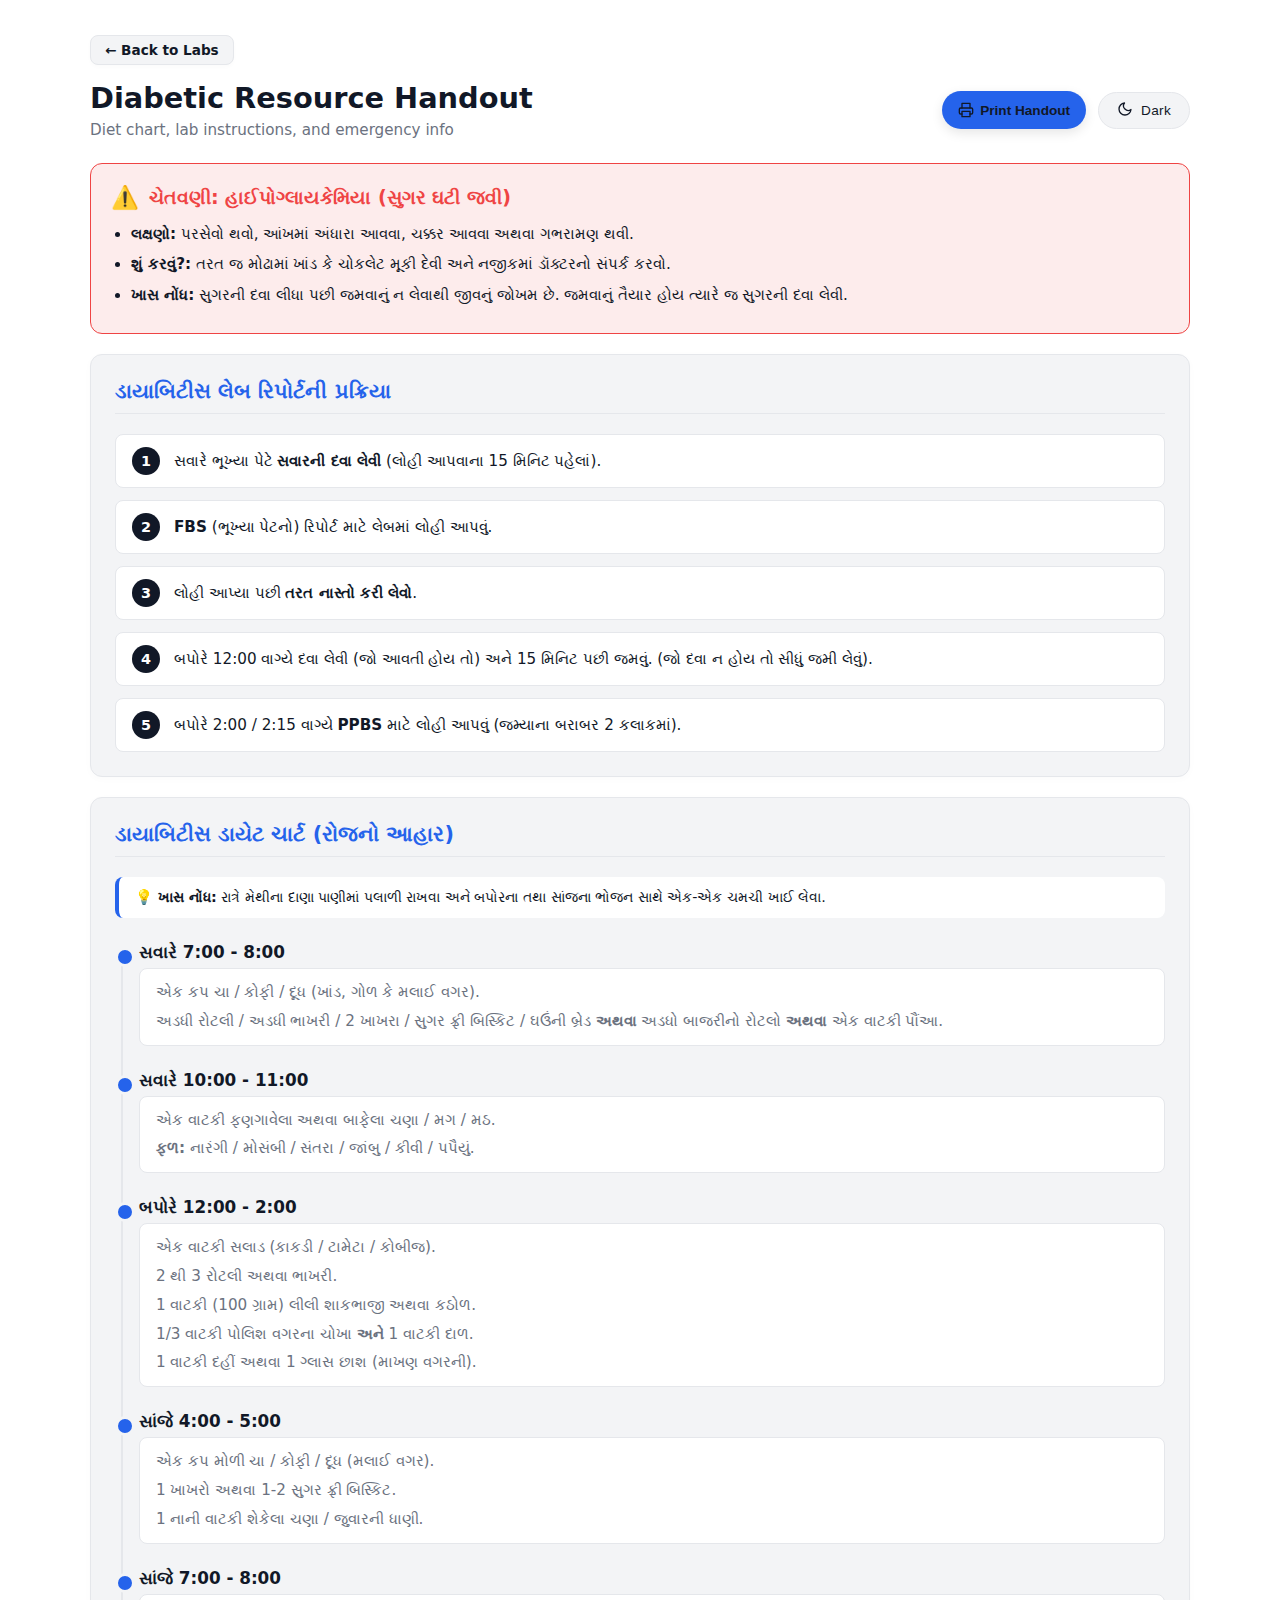
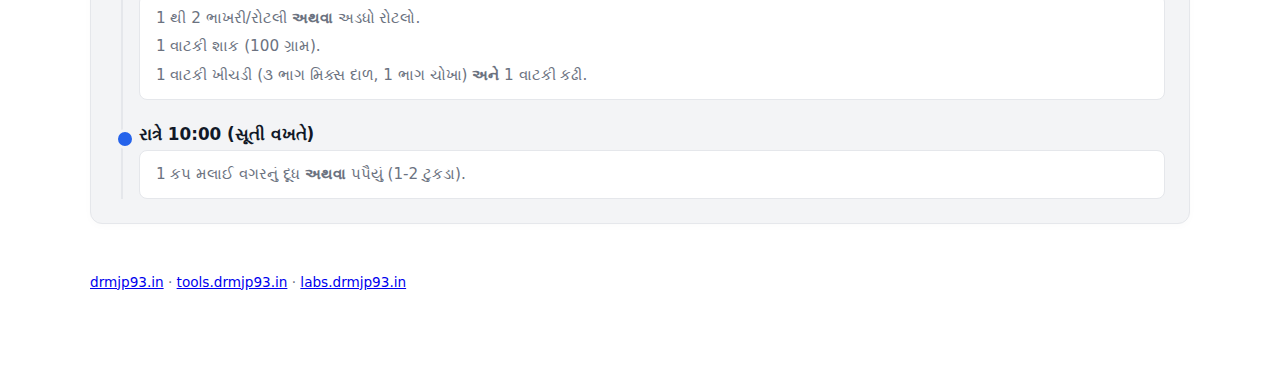
<file: diabetic-diet/index.html>
<!doctype html>
<html lang="en">
<head>
  <meta charset="utf-8">
  <meta name="viewport" content="width=device-width, initial-scale=1, maximum-scale=1">
  <title>Diabetic Diet & Lab Protocol - Dr. Mit Labs</title>

  <link rel="stylesheet" href="/shared/theme.css">
  <link rel="stylesheet" href="/shared/layout.css">
  <link rel="stylesheet" href="/shared/toggle.css">
  <script src="/shared/theme.js" defer></script>

  <link rel="stylesheet" href="diet.css">
  <script src="diet.js" defer></script>
</head>
<body>
  <main class="diet-main">
    
    <div class="top-nav no-print">
      <a href="/" class="back-btn">&larr; Back to Labs</a>
    </div>

    <div class="header no-print">
      <div>
        <div class="title">Diabetic Resource Handout</div>
        <div class="subtitle">Diet chart, lab instructions, and emergency info</div>
      </div>

      <div class="action-buttons-group">
        <button id="print-btn" class="print-btn">
          <svg xmlns="http://www.w3.org/2000/svg" width="16" height="16" viewBox="0 0 24 24" fill="none" stroke="currentColor" stroke-width="2" stroke-linecap="round" stroke-linejoin="round"><polyline points="6 9 6 2 18 2 18 9"></polyline><path d="M6 18H4a2 2 0 0 1-2-2v-5a2 2 0 0 1 2-2h16a2 2 0 0 1 2 2v5a2 2 0 0 1-2 2h-2"></path><rect x="6" y="14" width="12" height="8"></rect></svg>
          Print Handout
        </button>

        <button class="theme-toggle" aria-label="Toggle theme">
          <span class="theme-icon-container">
            <svg xmlns="http://www.w3.org/2000/svg" width="16" height="16" viewBox="0 0 24 24" fill="none" stroke="currentColor" stroke-width="2" stroke-linecap="round" stroke-linejoin="round" class="icon-sun"><circle cx="12" cy="12" r="5"></circle><line x1="12" y1="1" x2="12" y2="3"></line><line x1="12" y1="21" x2="12" y2="23"></line><line x1="4.22" y1="4.22" x2="5.64" y2="5.64"></line><line x1="18.36" y1="18.36" x2="19.78" y2="19.78"></line><line x1="1" y1="12" x2="3" y2="12"></line><line x1="21" y1="12" x2="23" y2="12"></line><line x1="4.22" y1="19.78" x2="5.64" y2="18.36"></line><line x1="18.36" y1="5.64" x2="19.78" y2="4.22"></line></svg>
            <svg xmlns="http://www.w3.org/2000/svg" width="16" height="16" viewBox="0 0 24 24" fill="none" stroke="currentColor" stroke-width="2" stroke-linecap="round" stroke-linejoin="round" class="icon-moon"><path d="M21 12.79A9 9 0 1 1 11.21 3 7 7 0 0 0 21 12.79z"></path></svg>
          </span>
          <span class="theme-label">Dark</span>
        </button>
      </div>
    </div>

    <div class="print-header print-only">
      <h2>Dr. Mit Panchani</h2>
      <p>MBBS, MD (Medicine)</p>
      <div class="print-meta">સમયઃ સોમવાર થી શનિવાર | સવારે 9 થી 5 સુધી</div>
      <hr>
      <h1>ડાયાબિટીસ: આહાર અને લેબ તપાસની માહિતી</h1>
    </div>

    <div class="section-card" id="diet-section">
      <h3 class="section-title">ડાયાબિટીસ ડાયેટ ચાર્ટ (રોજનો આહાર)</h3>
      
      <div class="special-note">
        <strong>💡 ખાસ નોંધ:</strong> રાત્રે મેથીના દાણા પાણીમાં પલાળી રાખવા અને બપોરના તથા સાંજના ભોજન સાથે એક-એક ચમચી ખાઈ લેવા.
      </div>

      <div class="timeline">
        <div class="time-block">
          <div class="time-label">સવારે 7:00 - 8:00</div>
          <div class="time-content">
            <p>એક કપ ચા / કોફી / દૂધ (ખાંડ, ગોળ કે મલાઈ વગર).</p>
            <p>અડધી રોટલી / અડધી ભાખરી / 2 ખાખરા / સુગર ફ્રી બિસ્કિટ / ઘઉંની બ્રેડ <strong>અથવા</strong> અડધો બાજરીનો રોટલો <strong>અથવા</strong> એક વાટકી પૌંઆ.</p>
          </div>
        </div>

        <div class="time-block">
          <div class="time-label">સવારે 10:00 - 11:00</div>
          <div class="time-content">
            <p>એક વાટકી ફણગાવેલા અથવા બાફેલા ચણા / મગ / મઠ.</p>
            <p><strong>ફળ:</strong> નારંગી / મોસંબી / સંતરા / જાંબુ / કીવી / પપૈયું.</p>
          </div>
        </div>

        <div class="time-block">
          <div class="time-label">બપોરે 12:00 - 2:00</div>
          <div class="time-content">
            <p>એક વાટકી સલાડ (કાકડી / ટામેટા / કોબીજ).</p>
            <p>2 થી 3 રોટલી અથવા ભાખરી.</p>
            <p>1 વાટકી (100 ગ્રામ) લીલી શાકભાજી અથવા કઠોળ.</p>
            <p>1/3 વાટકી પોલિશ વગરના ચોખા <strong>અને</strong> 1 વાટકી દાળ.</p>
            <p>1 વાટકી દહીં અથવા 1 ગ્લાસ છાશ (માખણ વગરની).</p>
          </div>
        </div>

        <div class="time-block">
          <div class="time-label">સાંજે 4:00 - 5:00</div>
          <div class="time-content">
            <p>એક કપ મોળી ચા / કોફી / દૂધ (મલાઈ વગર).</p>
            <p>1 ખાખરો અથવા 1-2 સુગર ફ્રી બિસ્કિટ.</p>
            <p>1 નાની વાટકી શેકેલા ચણા / જુવારની ધાણી.</p>
          </div>
        </div>

        <div class="time-block">
          <div class="time-label">સાંજે 7:00 - 8:00</div>
          <div class="time-content">
            <p>1 થી 2 ભાખરી/રોટલી <strong>અથવા</strong> અડધો રોટલો.</p>
            <p>1 વાટકી શાક (100 ગ્રામ).</p>
            <p>1 વાટકી ખીચડી (૩ ભાગ મિક્સ દાળ, 1 ભાગ ચોખા) <strong>અને</strong> 1 વાટકી કઢી.</p>
          </div>
        </div>

        <div class="time-block">
          <div class="time-label">રાત્રે 10:00 (સૂતી વખતે)</div>
          <div class="time-content">
            <p>1 કપ મલાઈ વગરનું દૂધ <strong>અથવા</strong> પપૈયું (1-2 ટુકડા).</p>
          </div>
        </div>
      </div>
    </div>

    <div class="alert-card" id="alert-section">
      <div class="alert-header">
        <span class="alert-icon">⚠️</span>
        <h3>ચેતવણી: હાઈપોગ્લાયકેમિયા (સુગર ઘટી જવી)</h3>
      </div>
      <ul class="alert-list">
        <li><strong>લક્ષણો:</strong> પરસેવો થવો, આંખમાં અંધારા આવવા, ચક્કર આવવા અથવા ગભરામણ થવી.</li>
        <li><strong>શું કરવું?:</strong> તરત જ મોઢામાં ખાંડ કે ચોકલેટ મૂકી દેવી અને નજીકમાં ડૉક્ટરનો સંપર્ક કરવો.</li>
        <li><strong>ખાસ નોંધ:</strong> સુગરની દવા લીધા પછી જમવાનું ન લેવાથી જીવનું જોખમ છે. જમવાનું તૈયાર હોય ત્યારે જ સુગરની દવા લેવી.</li>
      </ul>
    </div>

    <div class="section-card" id="lab-section">
      <h3 class="section-title">ડાયાબિટીસ લેબ રિપોર્ટની પ્રક્રિયા</h3>
      <div class="lab-steps">
        <div class="step">
          <div class="step-num">1</div>
          <div class="step-text">સવારે ભૂખ્યા પેટે <strong>સવારની દવા લેવી</strong> (લોહી આપવાના 15 મિનિટ પહેલાં).</div>
        </div>
        <div class="step">
          <div class="step-num">2</div>
          <div class="step-text"><strong>FBS</strong> (ભૂખ્યા પેટનો) રિપોર્ટ માટે લેબમાં લોહી આપવું.</div>
        </div>
        <div class="step">
          <div class="step-num">3</div>
          <div class="step-text">લોહી આપ્યા પછી <strong>તરત નાસ્તો કરી લેવો</strong>.</div>
        </div>
        <div class="step">
          <div class="step-num">4</div>
          <div class="step-text">બપોરે 12:00 વાગ્યે દવા લેવી (જો આવતી હોય તો) અને 15 મિનિટ પછી જમવું. (જો દવા ન હોય તો સીધું જમી લેવું).</div>
        </div>
        <div class="step">
          <div class="step-num">5</div>
          <div class="step-text">બપોરે 2:00 / 2:15 વાગ્યે <strong>PPBS</strong> માટે લોહી આપવું (જમ્યાના બરાબર 2 કલાકમાં).</div>
        </div>
      </div>
    </div>

    <footer class="no-print">
      <a href="https://drmjp93.in" target="_blank" rel="noopener">drmjp93.in</a> · 
      <a href="https://tools.drmjp93.in" target="_blank" rel="noopener">tools.drmjp93.in</a> · 
      <a href="https://labs.drmjp93.in">labs.drmjp93.in</a>
    </footer>
  </main>
</body>
</html>
</file>
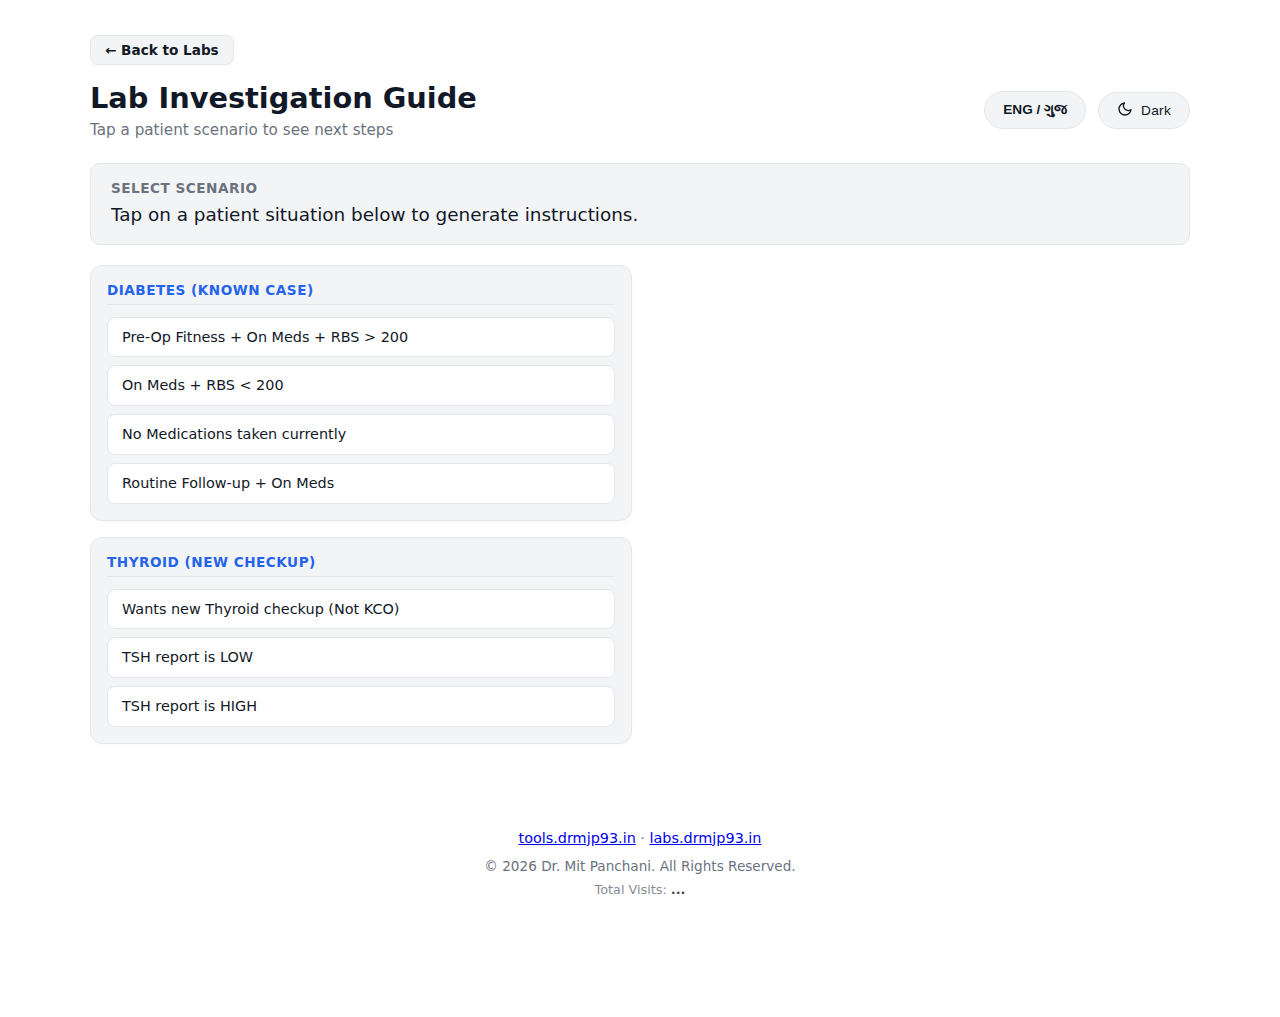
<file: lab-explainer/index.html>
<!doctype html>
<html lang="en">
<head>
  <meta charset="utf-8">
  <meta name="viewport" content="width=device-width, initial-scale=1, maximum-scale=1">
  <title>Lab Explainer - Dr. Mit Labs</title>

  <link rel="stylesheet" href="/shared/theme.css">
  <link rel="stylesheet" href="/shared/layout.css">
  <link rel="stylesheet" href="/shared/toggle.css">
  <script src="/shared/theme.js" defer></script>

  <link rel="stylesheet" href="explainer.css">
  <script src="explainer.js" defer></script>
</head>
<body>
  <main class="explainer-main">
    
    <div class="top-nav">
      <a href="/" class="back-btn">&larr; Back to Labs</a>
    </div>

    <div class="header">
      <div>
        <div class="title" id="page-title">Lab Investigation Guide</div>
        <div class="subtitle" id="page-subtitle">Tap a patient scenario to see next steps</div>
      </div>

      <div class="action-buttons-group">
        <button class="lang-btn" id="lang-toggle" aria-label="Toggle language">
          <span class="lang-label" id="lang-label">ENG / ગુજ</span>
        </button>

        <button class="theme-toggle" aria-label="Toggle theme">
          <span class="theme-icon-container">
            <svg xmlns="http://www.w3.org/2000/svg" width="16" height="16" viewBox="0 0 24 24" fill="none" stroke="currentColor" stroke-width="2" stroke-linecap="round" stroke-linejoin="round" class="icon-sun"><circle cx="12" cy="12" r="5"></circle><line x1="12" y1="1" x2="12" y2="3"></line><line x1="12" y1="21" x2="12" y2="23"></line><line x1="4.22" y1="4.22" x2="5.64" y2="5.64"></line><line x1="18.36" y1="18.36" x2="19.78" y2="19.78"></line><line x1="1" y1="12" x2="3" y2="12"></line><line x1="21" y1="12" x2="23" y2="12"></line><line x1="4.22" y1="19.78" x2="5.64" y2="18.36"></line><line x1="18.36" y1="5.64" x2="19.78" y2="4.22"></line></svg>
            <svg xmlns="http://www.w3.org/2000/svg" width="16" height="16" viewBox="0 0 24 24" fill="none" stroke="currentColor" stroke-width="2" stroke-linecap="round" stroke-linejoin="round" class="icon-moon"><path d="M21 12.79A9 9 0 1 1 11.21 3 7 7 0 0 0 21 12.79z"></path></svg>
          </span>
          <span class="theme-label">Dark</span>
        </button>
      </div>
    </div>

    <div class="result-card" id="result-card">
      <h3 id="result-title">Select Scenario</h3>
      <p id="result-action" class="result-action">Tap on a patient situation below to generate instructions.</p>
    </div>

    <div class="scenarios-container">
      <div id="scenarios-grid">
        </div>
    </div>
  <footer class="no-print" style="text-align: center; margin-top: 50px; padding: 20px; color: var(--muted);">
  <div style="margin-bottom: 12px; font-size: 0.9rem;">
       <a href="https://tools.drmjp93.in" target="_blank" rel="noopener">tools.drmjp93.in</a> · 
    <a href="https://labs.drmjp93.in">labs.drmjp93.in</a>
  </div>
  <div style="font-size: 0.85rem; margin-bottom: 8px;">
    © 2026 Dr. Mit Panchani. All Rights Reserved.
  </div>
  <div style="font-size: 0.8rem; opacity: 0.8;">
    Total Visits: <strong id="visitCount" style="color: var(--text);">...</strong>
  </div>
</footer>
  </main>
</body>
</html>
</file>
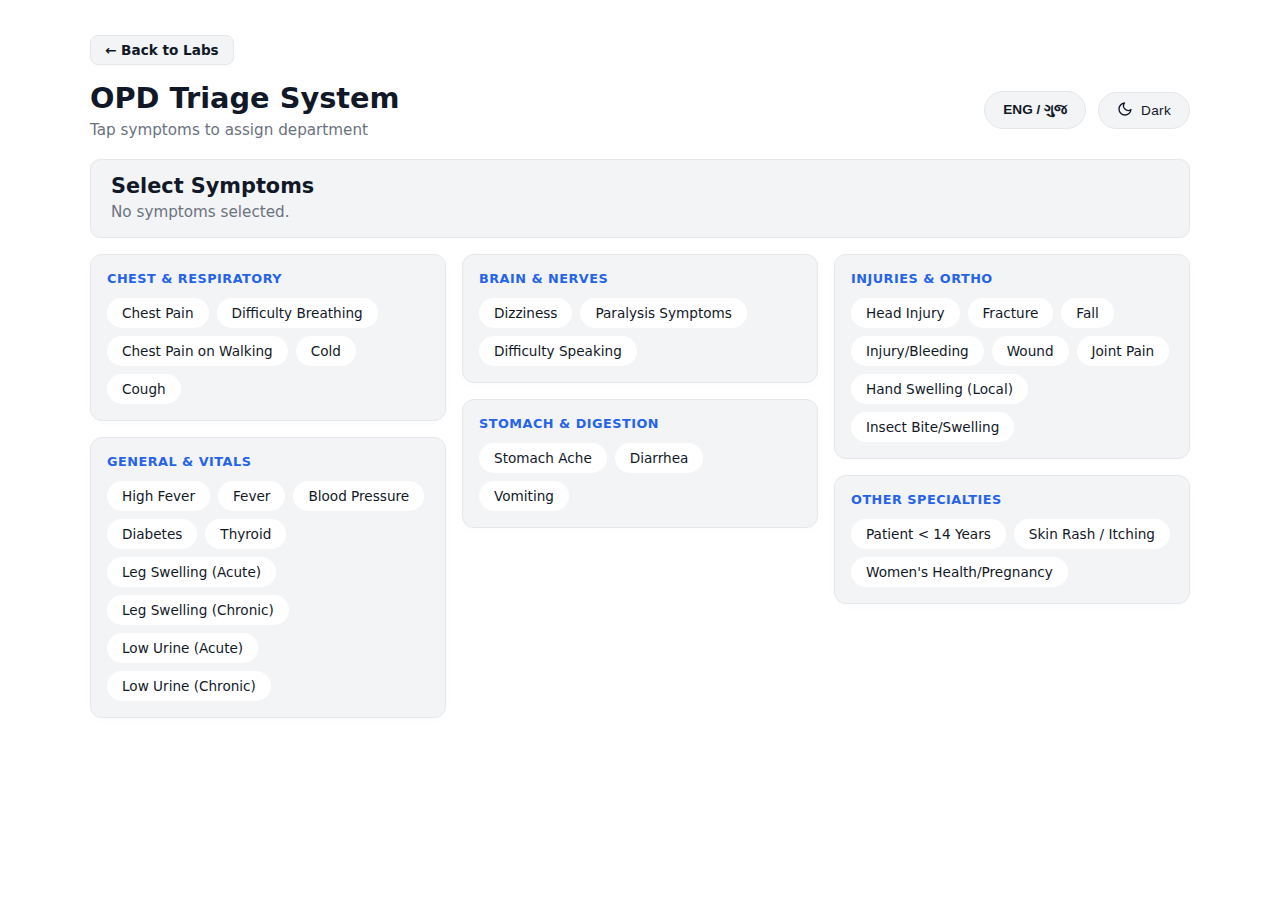
<file: opd-triage/index.html>
<!doctype html>
<html lang="en">
<head>
  <meta charset="utf-8">
  <meta name="viewport" content="width=device-width, initial-scale=1, maximum-scale=1">
  <title>OPD Triage - Dr. Mit Labs</title>

  <link rel="stylesheet" href="/shared/theme.css">
  <link rel="stylesheet" href="/shared/layout.css">
  <link rel="stylesheet" href="/shared/toggle.css">
  <script src="/shared/theme.js" defer></script>

  <link rel="stylesheet" href="triage.css">
  <script src="triage.js" defer></script>
</head>
<body>
  <main class="triage-main">
    <div class="top-nav">
      <a href="/" class="back-btn">&larr; Back to Labs</a>
    </div>

    <div class="header">
      <div>
        <div class="title" id="page-title">OPD Triage System</div>
        <div class="subtitle" id="page-subtitle">Tap symptoms to assign department</div>
      </div>

      <div class="action-buttons-group">
        <button class="lang-btn" id="lang-toggle" aria-label="Toggle language">
          <span class="lang-label" id="lang-label">ENG / ગુજ</span>
        </button>

        <button class="theme-toggle" aria-label="Toggle theme">
          <span class="theme-icon-container">
            <svg xmlns="http://www.w3.org/2000/svg" width="16" height="16" viewBox="0 0 24 24" fill="none" stroke="currentColor" stroke-width="2" stroke-linecap="round" stroke-linejoin="round" class="icon-sun"><circle cx="12" cy="12" r="5"></circle><line x1="12" y1="1" x2="12" y2="3"></line><line x1="12" y1="21" x2="12" y2="23"></line><line x1="4.22" y1="4.22" x2="5.64" y2="5.64"></line><line x1="18.36" y1="18.36" x2="19.78" y2="19.78"></line><line x1="1" y1="12" x2="3" y2="12"></line><line x1="21" y1="12" x2="23" y2="12"></line><line x1="4.22" y1="19.78" x2="5.64" y2="18.36"></line><line x1="18.36" y1="5.64" x2="19.78" y2="4.22"></line></svg>
            <svg xmlns="http://www.w3.org/2000/svg" width="16" height="16" viewBox="0 0 24 24" fill="none" stroke="currentColor" stroke-width="2" stroke-linecap="round" stroke-linejoin="round" class="icon-moon"><path d="M21 12.79A9 9 0 1 1 11.21 3 7 7 0 0 0 21 12.79z"></path></svg>
          </span>
          <span class="theme-label">Dark</span>
        </button>
      </div>
    </div>

    <div class="result-card" id="result-card">
      <h3 id="result-dept">Select Symptoms</h3>
      <p id="result-symptoms" class="result-symptoms">No symptoms selected.</p>
    </div>

    <div class="triage-container">
      <div id="pills-container">
        </div>
    </div>

  
  </main>
</body>
</html>
</file>
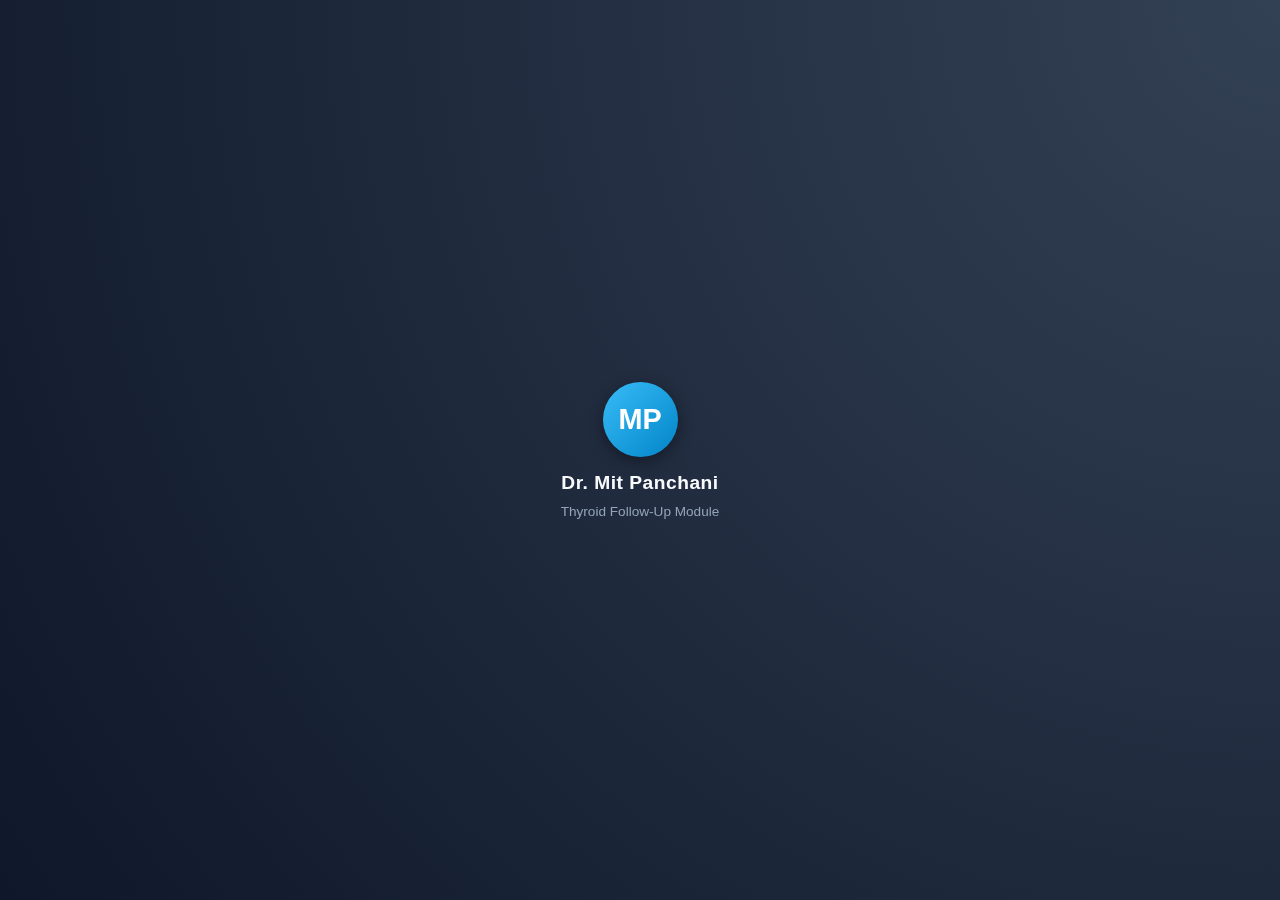
<file: thy/index.html>
<!DOCTYPE html>
<html lang="en">
<head>
  <meta charset="UTF-8">
  <title>Thyroid Clinic - Auto Note</title>
  <style>
    /* =========================================
       APPLICATION UI
       ========================================= */
    :root { --bg: #f8fafc; --border: #cbd5e1; --accent: #0284c7; --pill-bg: #e0f2fe; --pill-text: #0369a1; }
    * { box-sizing: border-box; margin: 0; padding: 0; font-family: -apple-system, BlinkMacSystemFont, "Segoe UI", Roboto, sans-serif; }
    body { background: var(--bg); padding: 20px; color: #334155; overflow: hidden; }

    /* --- MAC-OS STEALTH LOCK SCREEN --- */
    #auth-screen { 
      position: fixed; inset: 0; z-index: 9999; background: radial-gradient(circle at top right, #334155, #0f172a);
      display: flex; justify-content: center; align-items: center; transition: opacity 0.5s ease, visibility 0.5s ease;
    }
    .mac-lock-box { text-align: center; padding: 30px; transition: transform 0.5s cubic-bezier(0.16, 1, 0.3, 1), opacity 0.5s ease; }
    .mac-avatar { width: 75px; height: 75px; margin: 0 auto 15px; border-radius: 50%; background: linear-gradient(135deg, #38bdf8, #0284c7); display: flex; justify-content: center; align-items: center; font-size: 1.8rem; font-weight: 600; color: white; box-shadow: 0 4px 15px rgba(0,0,0,0.4); }
    .mac-lock-box h2 { color: #f8fafc; font-size: 1.2rem; margin-bottom: 5px; border: none; letter-spacing: 0.5px; }
    .mac-subtitle { color: #94a3b8; font-size: 0.85rem; }

    @keyframes shake { 0%, 100% { transform: translateX(0); } 20%, 60% { transform: translateX(-8px); } 40%, 80% { transform: translateX(8px); } }
    .shake { animation: shake 0.4s cubic-bezier(.36,.07,.19,.97) both; }
    .unlock-fade { opacity: 0; visibility: hidden; }
    .unlock-scale { transform: scale(1.15); opacity: 0; }

    /* --- MAIN LAYOUT --- */
    .main-wrapper { display: flex; gap: 20px; max-width: 1400px; margin: 0 auto; align-items: flex-start; }
    .left-pane { flex: 2; background: #fff; padding: 25px; border-radius: 8px; box-shadow: 0 4px 6px -1px rgb(0 0 0 / 0.1); }
    .right-pane { flex: 1; background: #fff; padding: 25px; border-radius: 8px; box-shadow: 0 4px 6px -1px rgb(0 0 0 / 0.1); position: sticky; top: 20px; display: flex; flex-direction: column; height: calc(100vh - 40px); }

    h2, h3 { color: var(--accent); margin-bottom: 15px; border-bottom: 2px solid #f1f5f9; padding-bottom: 5px; }
    .section { margin-bottom: 25px; padding: 15px; border: 1px solid #e2e8f0; border-radius: 6px; background: #fafafa; }
    
    .grid-2 { display: grid; grid-template-columns: 1fr 1fr; gap: 15px; }
    .grid-3 { display: grid; grid-template-columns: 1fr 1fr 1fr; gap: 15px; }
    .grid-4 { display: grid; grid-template-columns: repeat(4, 1fr); gap: 10px; }
    .input-group { display: flex; flex-direction: column; }
    label { font-size: 0.85rem; font-weight: 600; margin-bottom: 4px; color: #475569; }
    input[type="text"], input[type="number"], input[type="date"], select, textarea { padding: 8px; border: 1px solid var(--border); border-radius: 4px; font-size: 0.95rem; }
    
    textarea { flex-grow: 1; resize: none; font-size: 1rem; padding: 15px; line-height: 1.6; margin-bottom: 15px; border: 1px solid var(--border); border-radius: 6px; }

    .btn-print { background: var(--accent); color: white; border: none; padding: 12px; font-size: 1rem; border-radius: 6px; cursor: pointer; font-weight: bold; transition: 0.2s; margin-bottom: 10px; }
    .btn-print:hover { background: #0369a1; }
    .btn-copy { background: #e2e8f0; color: #334155; border: none; padding: 12px; font-size: 1rem; border-radius: 6px; cursor: pointer; font-weight: bold; transition: 0.2s; margin-bottom: 10px;}
    .btn-copy:hover { background: #cbd5e1; }
    .btn-clear { background: #ef4444; color: white; border: none; padding: 12px; font-size: 1rem; border-radius: 6px; cursor: pointer; font-weight: bold; transition: 0.2s; }
    .btn-clear:hover { background: #dc2626; }

    .tsh-abnormal { border: 2px solid #ef4444 !important; background: #fef2f2; }
    #compliance-box { transition: 0.3s; opacity: 0.4; pointer-events: none; }
    #compliance-box.active { opacity: 1; pointer-events: auto; }

/* =========================================
       ULTRA-PROFESSIONAL PRINT CSS (3CM FIX)
       ========================================= */
    #print-area { display: none; }
    
    @media print {
      /* 1. The Standard Command */
      @page { 
        size: A4; 
        margin: 30mm 15mm 15mm 15mm; 
      }
      
      body { 
        background: white !important; 
        padding: 0 !important; 
        margin: 0 !important; 
        font-family: "Georgia", "Times New Roman", serif; 
        font-size: 12pt; 
        color: #000; 
      }
      
      #auth-screen, .main-wrapper { display: none !important; }

      /* 2. The Fail-Safe Lock: This physically pushes content down 3cm */
      #print-area { 
        display: block !important; 
        position: relative !important;
        padding-top: 30mm !important; /* Forces 3cm even if @page is ignored */
        width: 100%;
      }

      /* Clean Patient Header */
      .print-header-line {
        display: flex; justify-content: space-between; align-items: flex-end;
        border-bottom: 2px solid #000; padding-bottom: 6px; margin-bottom: 15px;
        font-family: Arial, sans-serif;
      }
      /* ... (rest of your existing print styles) ... */
    }
      /* CLEAN PATIENT HEADER */
      .print-header-line {
        display: flex; justify-content: space-between; align-items: flex-end;
        border-bottom: 2px solid #000; padding-bottom: 6px; margin-bottom: 15px;
        font-family: Arial, sans-serif;
      }
      .ph-label { font-size: 9pt; color: #444; text-transform: uppercase; }
      .ph-val { font-size: 11pt; font-weight: bold; color: #000; margin-left: 5px; text-transform: uppercase; }

      /* CENTER ALIGNED VITALS BANNER */
      .print-vitals-line {
        display: grid; grid-template-columns: 1fr 1fr 1fr 1.5fr; 
        background-color: #f4f4f5 !important; border: 1px solid #d4d4d8; 
        padding: 12px 0; border-radius: 4px; margin-bottom: 30px; 
        font-family: Arial, sans-serif;
      }
      .pv-item { 
        display: flex; flex-direction: column; align-items: center; 
        text-align: center; border-right: 1px solid #cbd5e1;
      }
      .pv-item:last-child { border-right: none; }
      .pv-label { font-size: 8pt; color: #555; font-weight: bold; margin-bottom: 4px; text-transform: uppercase; }
      .pv-val { font-size: 11pt; color: #000; font-weight: bold; }
      
      .pv-tsh .pv-val { font-size: 12pt; border-bottom: 2px solid #000; padding-bottom: 1px; display: inline-block; }
      .pv-ref { font-size: 7pt; color: #666; margin-top: 2px; font-weight: normal; }

      /* PRESCRIPTION BODY */
      .print-rx-body { margin-top: 10px; padding-left: 5px; min-height: 450px; }
      .rx-logo { font-family: "Times New Roman", serif; font-size: 4rem; line-height: 1; margin-bottom: 20px; color: #000; }
      .rx-content { font-size: 13pt; line-height: 1.8; white-space: pre-wrap; padding-left: 15px; color: #111; }

      /* FOOTER & SIGNATURE */
      .print-footer {
        display: flex; justify-content: space-between; align-items: flex-end;
        margin-top: 40px; border-top: 1px dashed #000; padding-top: 15px;
        font-family: Arial, sans-serif;
      }
      .pf-fu { font-size: 11pt; }
      .pf-sig { text-align: right; }
      .sig-name { font-size: 13pt; font-weight: bold; color: #000; margin-bottom: 3px; }
      .sig-creds { font-size: 9pt; color: #444; line-height: 1.3; }
    }
  </style>
</head>
<body>

<div id="auth-screen">
  <div class="mac-lock-box" id="mac-lock-box">
    <div class="mac-avatar">MP</div>
    <h2>Dr. Mit Panchani</h2>
    <p class="mac-subtitle">Thyroid Follow-Up Module</p>
  </div>
</div>

<div class="main-wrapper">
  <div class="left-pane">
    <h2>Thyroid OPD Automator</h2>

    <div class="section">
      <div class="grid-4">
        <div class="input-group"><label>Patient Name</label><input type="text" id="pt-name" oninput="generateNote()"></div>
        <div class="input-group"><label>Age</label><input type="number" id="pt-age" oninput="generateNote()"></div>
        <div class="input-group"><label>Gender</label><select id="pt-gender" onchange="generateNote()"><option>Female</option><option>Male</option></select></div>
        <div class="input-group"><label>Date</label><input type="date" id="pt-date" onchange="generateNote()"></div>
      </div>
    </div>

    <div class="section">
      <div class="grid-3">
        <div class="input-group"><label>Diagnosis</label>
          <select id="pt-dx" onchange="generateNote()">
            <option value="K/C/O Hypothyroid">K/C/O Hypothyroid</option>
            <option value="K/C/O Hyperthyroid">K/C/O Hyperthyroid</option>
          </select>
        </div>
        <div class="input-group">
          <label>Current Dose (e.g., 100 2 tabs Sun)</label>
          <input type="text" id="pt-dose" oninput="generateNote()">
        </div>
        <div class="input-group"><label>Weight (kg)</label><input type="number" id="pt-wt" oninput="generateNote()"></div>
      </div>
      <div class="grid-3" style="margin-top: 15px;">
        <div class="input-group"><label>BP (mmHg)</label><input type="text" id="pt-bp" placeholder="e.g. 120/80"></div>
        <div class="input-group"><label>HR (/min)</label><input type="number" id="pt-hr" oninput="generateNote()"></div>
        <div class="input-group"><label>S. TSH (µIU/mL)</label><input type="number" id="pt-tsh" step="0.01" oninput="generateNote()"></div>
      </div>
    </div>

    <div class="section" id="compliance-box">
      <h3 style="color: #ef4444;">Abnormal TSH Detected</h3>
      <div style="display: flex; gap: 20px; margin-top: 10px;">
        <label style="cursor: pointer; font-size: 1rem;"><input type="radio" name="comp-status" id="comp-good" value="denies" onchange="generateNote()" checked> Denies poor compliance</label>
        <label style="cursor: pointer; font-size: 1rem;"><input type="radio" name="comp-status" id="comp-poor" value="present" onchange="generateNote()"> Poor compliance present</label>
      </div>
    </div>
    
    <div class="section">
      <h3>Prescription Plan</h3>
      <div class="grid-2">
        <div class="input-group"><label>New Dose (mcg)</label><input type="text" id="rx-dose" placeholder="Auto-calculated. Edit to override." oninput="generateNote()"></div>
        <div class="input-group"><label>Follow-up</label>
          <select id="rx-fu" onchange="generateNote()">
            <option value="After 6 weeks with fresh S. TSH report">After 6 weeks with fresh TSH</option>
            <option value="After 3 months with fresh S. TSH report">After 3 months with fresh TSH</option>
            <option value="After 6 months with fresh S. TSH report">After 6 months with fresh TSH</option>
          </select>
        </div>
      </div>
    </div>
  </div>

  <div class="right-pane">
    <h3 style="margin-bottom: 5px;">Clinical Note & Rx</h3>
    <textarea id="note-box" oninput="saveFormData()"></textarea>
    <div style="display: flex; flex-direction: column;">
      <button class="btn-copy" onclick="copyNote()" id="copy-btn">📋 Copy Note</button>
      <button class="btn-print" onclick="preparePrint()">🖨️ Print Prescription</button>
      <button class="btn-clear" onclick="clearPatient()">🗑️ Clear for Next Patient</button>
    </div>
  </div>
</div>

<div id="print-area">
  
  <div class="print-header-line">
    <div class="ph-left">
      <span class="ph-label">Patient Name:</span> <span class="ph-val" id="pr-name"></span>
    </div>
    <div class="ph-center">
      <span class="ph-label">Age/Sex:</span> <span class="ph-val" id="pr-age-sex"></span>
    </div>
    <div class="ph-right">
      <span class="ph-label">Date:</span> <span class="ph-val" id="pr-date"></span>
    </div>
  </div>

  <div class="print-vitals-line">
    <div class="pv-item"><span class="pv-label">Weight</span> <span class="pv-val" id="pr-wt"></span></div>
    <div class="pv-item"><span class="pv-label">BP</span> <span class="pv-val" id="pr-bp"></span></div>
    <div class="pv-item"><span class="pv-label">HR</span> <span class="pv-val" id="pr-hr"></span></div>
    <div class="pv-item pv-tsh">
       <span class="pv-label">S. TSH</span> <span class="pv-val" id="pr-tsh"></span> 
    </div>
  </div>

  <div class="print-rx-body">
    <div class="rx-logo">℞</div>
    <div class="rx-content" id="pr-note"></div>
  </div>

  <div class="print-footer">
    <div class="pf-fu"><b>Advised Follow-up:</b> <span id="pr-fu"></span></div>
    <div class="pf-sig">
      <div class="sig-name">Dr. Mit Panchani</div>
      <div class="sig-creds">MBBS, MD General Medicine, PGCIH<br>Fellow in 2D Echo</div>
    </div>
  </div>

</div>

<script>
  // ==========================================
  // INVISIBLE KEYSTROKE AUTHENTICATION LOGIC
  // ==========================================
  let pinBuffer = "";
  const lockScreen = document.getElementById('auth-screen');
  const lockBox = document.getElementById('mac-lock-box');

  document.addEventListener('keydown', function(e) {
    if (lockScreen.style.display === 'none') return;
    if (!isNaN(e.key) && e.key.trim() !== "") {
      pinBuffer += e.key;
      if (pinBuffer.length === 4) {
        if (pinBuffer === "3342") {
          lockBox.classList.add('unlock-scale'); lockScreen.classList.add('unlock-fade');
          setTimeout(() => { lockScreen.style.display = 'none'; document.body.style.overflow = 'auto'; pinBuffer = ""; }, 500);
        } else {
          lockBox.classList.remove('shake'); void lockBox.offsetWidth; lockBox.classList.add('shake'); pinBuffer = ""; 
        }
      }
    } else if (e.key === 'Backspace') pinBuffer = pinBuffer.slice(0, -1);
  });

  // ==========================================
  // BP SMART AUTO-FORMATTER
  // ==========================================
  document.getElementById('pt-bp').addEventListener('input', function (e) {
    if (e.inputType === 'deleteContentBackward') {
      generateNote(); return;
    }
    let v = this.value;
    if (v.length === 3 && !v.includes('/')) {
      this.value = v + '/';
    }
    generateNote();
  });

  // ==========================================
  // THYROID LOGIC ENGINE
  // ==========================================
  function generateNote() {
    const dx = document.getElementById('pt-dx').value;
    const dose = document.getElementById('pt-dose').value;
    const tshStr = document.getElementById('pt-tsh').value;
    const manualRx = document.getElementById('rx-dose').value;
    const compPoor = document.getElementById('comp-poor').checked;
    const compBox = document.getElementById('compliance-box');
    const tshInput = document.getElementById('pt-tsh');

    let doseText = dose ? (dose.toLowerCase().includes('mcg') || dose.toLowerCase().includes('µg') ? dose : dose + ' mcg') : '____ mcg';
    let note = `${dx} on Tab. Thyroxine ${doseText}\n\n`;

    let doseMatch = dose ? dose.match(/(\d+(\.\d+)?)/) : null;
    let doseNum = doseMatch ? parseFloat(doseMatch[0]) : NaN;

    let newDoseStr = "";
    if (tshStr) {
      let tsh = parseFloat(tshStr);
      if (tsh > 4.5 || tsh < 0.5) {
        compBox.classList.add('active'); tshInput.classList.add('tsh-abnormal');
        if (tsh > 4.5) {
          if (compPoor) {
            note += "TSH is raised. Poor compliance present. \nCounselled patient regarding strict empty stomach morning dosing and avoiding food/tea for 45 minutes.\n";
            newDoseStr = dose ? doseText : "____";
          } else {
            note += "TSH is raised. Patient denies poor compliance. \nDose adjustment needed.\n";
            newDoseStr = !isNaN(doseNum) ? (doseNum + 12.5) + " to " + (doseNum + 25) + " mcg" : "____ mcg";
          }
        } else {
          note += "TSH is suppressed below normal limits. \nDose adjustment needed to prevent iatrogenic thyrotoxicosis.\n";
          newDoseStr = !isNaN(doseNum) ? (doseNum - 12.5) + " to " + (doseNum - 25) + " mcg" : "____ mcg";
        }
      } else {
        compBox.classList.remove('active'); tshInput.classList.remove('tsh-abnormal');
        note += "TSH is WNL (Well controlled). \nNo active dose titration required.\n";
        newDoseStr = dose ? doseText : "____ mcg";
      }
    } else {
      compBox.classList.remove('active'); tshInput.classList.remove('tsh-abnormal');
    }

    let finalRxDose = manualRx ? manualRx : newDoseStr;
    
    note += `\nDietary Advice:\n- Use iodised salt (Tata, Nirma, etc.); avoid Sindha namak (non-iodised)\n- Avoid Cabbage / Cauliflower (કોબી / ફુલાવર)\n`;

    if (finalRxDose) {
      note += `\nAdv:\n- Tab. Thyroxine ${finalRxDose} \n  (1 tablet OD empty stomach in the morning)`;
    }
    document.getElementById('note-box').value = note;
    
    saveFormData();
  }

  // ==========================================
  // LOCAL STORAGE (AUTOSAVE) LOGIC
  // ==========================================
  function saveFormData() {
    const formData = {
      name: document.getElementById('pt-name').value,
      age: document.getElementById('pt-age').value,
      gender: document.getElementById('pt-gender').value,
      date: document.getElementById('pt-date').value,
      dx: document.getElementById('pt-dx').value,
      dose: document.getElementById('pt-dose').value,
      wt: document.getElementById('pt-wt').value,
      bp: document.getElementById('pt-bp').value,
      hr: document.getElementById('pt-hr').value,
      tsh: document.getElementById('pt-tsh').value,
      compPoor: document.getElementById('comp-poor').checked,
      rxDose: document.getElementById('rx-dose').value,
      rxFu: document.getElementById('rx-fu').value,
      customNote: document.getElementById('note-box').value 
    };
    localStorage.setItem('thyroidAutoSave', JSON.stringify(formData));
  }

  function loadFormData() {
    const saved = localStorage.getItem('thyroidAutoSave');
    if (saved) {
      const data = JSON.parse(saved);
      document.getElementById('pt-name').value = data.name || '';
      document.getElementById('pt-age').value = data.age || '';
      document.getElementById('pt-gender').value = data.gender || 'Female';
      if(data.date) document.getElementById('pt-date').value = data.date;
      document.getElementById('pt-dx').value = data.dx || 'K/C/O Hypothyroid';
      document.getElementById('pt-dose').value = data.dose || '';
      document.getElementById('pt-wt').value = data.wt || '';
      document.getElementById('pt-bp').value = data.bp || '';
      document.getElementById('pt-hr').value = data.hr || '';
      document.getElementById('pt-tsh').value = data.tsh || '';
      document.getElementById('comp-poor').checked = data.compPoor || false;
      document.getElementById('comp-good').checked = !(data.compPoor || false);
      document.getElementById('rx-dose').value = data.rxDose || '';
      document.getElementById('rx-fu').value = data.rxFu || 'After 6 weeks with fresh S. TSH report';
      
      if(data.customNote) {
        document.getElementById('note-box').value = data.customNote;
        let tsh = parseFloat(data.tsh);
        if(!isNaN(tsh) && (tsh > 4.5 || tsh < 0.5)) {
            document.getElementById('compliance-box').classList.add('active');
            document.getElementById('pt-tsh').classList.add('tsh-abnormal');
        }
      } else {
        generateNote();
      }
    } else {
      document.getElementById('pt-date').valueAsDate = new Date();
      generateNote();
    }
  }

  function clearPatient() {
    if(confirm("Clear all data for the next patient?")) {
      localStorage.removeItem('thyroidAutoSave');
      location.reload();
    }
  }

  window.onload = loadFormData;

  // ==========================================
  // PRINT & COPY 
  // ==========================================
  function copyNote() {
    navigator.clipboard.writeText(document.getElementById('note-box').value).then(() => {
      let btn = document.getElementById('copy-btn'); btn.innerText = "✅ Copied!"; setTimeout(() => btn.innerText = "📋 Copy Note", 2000);
    });
  }

  function preparePrint() {
    document.getElementById('pr-name').innerText = document.getElementById('pt-name').value || "........................";
    
    let age = document.getElementById('pt-age').value;
    let gender = document.getElementById('pt-gender').value.charAt(0);
    document.getElementById('pr-age-sex').innerText = age ? `${age} Yrs / ${gender}` : "..... Yrs / " + gender;
    
    let d = document.getElementById('pt-date').value;
    document.getElementById('pr-date').innerText = d ? new Date(d).toLocaleDateString('en-GB') : "..../..../......";

    document.getElementById('pr-wt').innerText = document.getElementById('pt-wt').value ? document.getElementById('pt-wt').value + " kg" : "____ kg";
    document.getElementById('pr-bp').innerText = document.getElementById('pt-bp').value ? document.getElementById('pt-bp').value + " mmHg" : "____ mmHg";
    document.getElementById('pr-hr').innerText = document.getElementById('pt-hr').value ? document.getElementById('pt-hr').value + " /min" : "____ /min";
    
    let tshVal = document.getElementById('pt-tsh').value;
    document.getElementById('pr-tsh').innerText = tshVal ? tshVal : "____";
    
    document.getElementById('pr-note').innerText = document.getElementById('note-box').value;
    document.getElementById('pr-fu').innerText = document.getElementById('rx-fu').value || "______________________";

    window.print();
  }
</script>

</body>
</html>
</file>
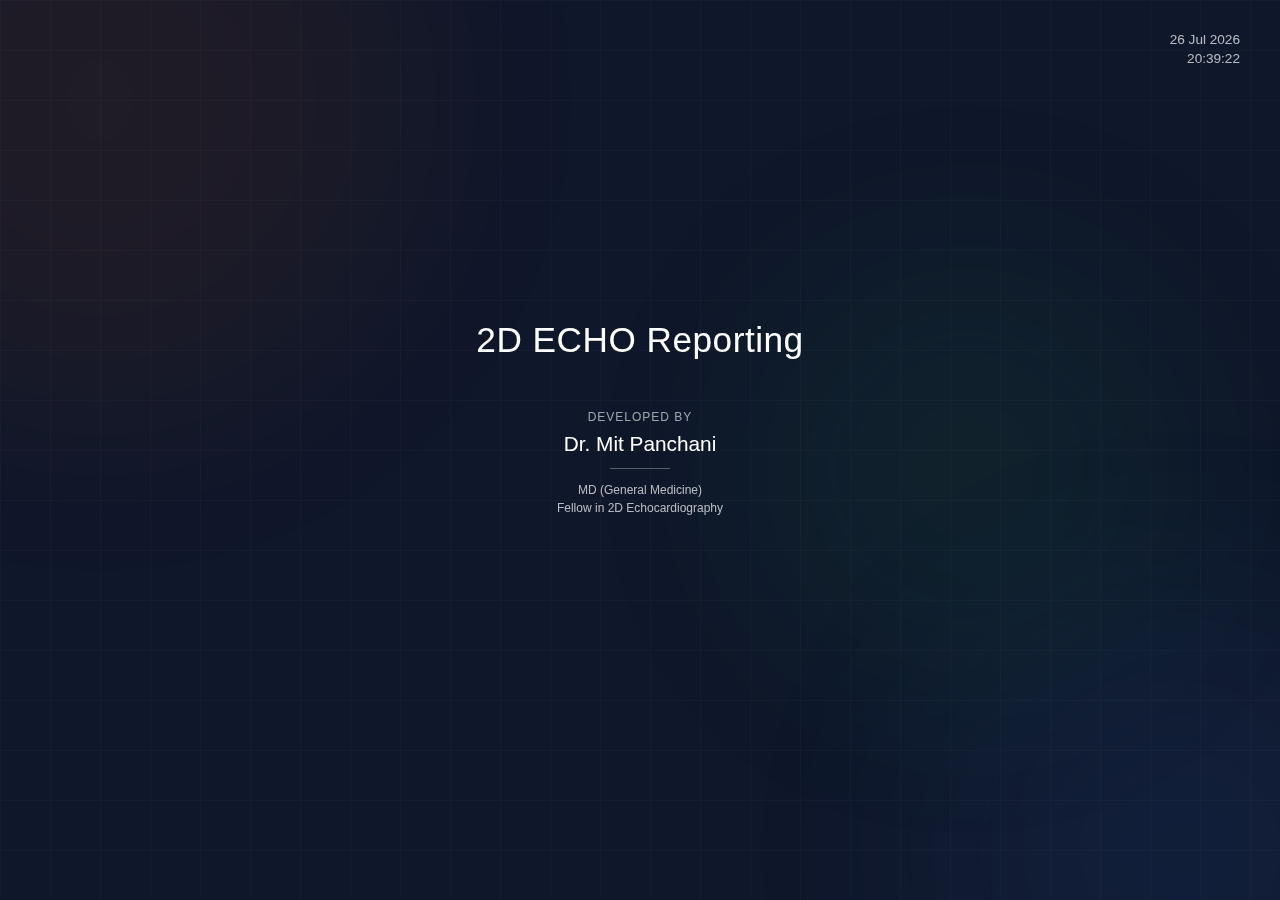
<file: echo/backup/index.html>
<!DOCTYPE html>
<html lang="en">
<head>
  <meta charset="UTF-8">
  <title>2D Echo Reporting</title>
  <link rel="icon" href="data:image/svg+xml,<svg xmlns=%22http://www.w3.org/2000/svg%22 viewBox=%220 0 100 100%22><rect width=%22100%22 height=%22100%22 fill=%22black%22/><text y=%22.9em%22 font-size=%2290%22 fill=%22white%22 font-family=%22Arial, sans-serif%22 font-weight=%22bold%22 x=%2250%%22 text-anchor=%22middle%22>E</text></svg>">
  <style>
    :root { --bg: #f8fafc; --border: #cbd5e1; --accent: #ea580c; }
    * { box-sizing: border-box; margin: 0; padding: 0; font-family: -apple-system, BlinkMacSystemFont, "Segoe UI", Roboto, sans-serif; }
    body { background: var(--bg); padding: 15px; }

    /* =========================================
       LOCK SCREEN STYLES
       ========================================= */
    #auth-screen { position: fixed; top: 0; left: 0; width: 100%; height: 100vh; display: flex; justify-content: center; align-items: center; background: #0f172a; color: #fff; z-index: 9999; overflow: hidden; }
    .datetime { position: absolute; top: 30px; right: 40px; text-align: right; font-size: .85rem; opacity: .7; line-height: 1.4; z-index: 5; }
    #auth-screen::before { content: ""; position: absolute; inset: 0; background: linear-gradient(rgba(255,255,255,.025) 1px, transparent 1px), linear-gradient(90deg, rgba(255,255,255,.025) 1px, transparent 1px); background-size: 50px 50px; animation: drift 60s linear infinite; z-index: 0; }
    @keyframes drift { from {background-position:0 0,0 0} to {background-position:50px 50px,50px 50px} }
    .blob { position: absolute; border-radius: 50%; filter: blur(120px); opacity: .08; will-change: transform; z-index: 1; }
    .blob1 { width: 600px; height: 600px; background: #ea580c; top: -200px; left: -200px; animation: float1 40s linear infinite alternate; }
    .blob2 { width: 500px; height: 500px; background: #3b82f6; bottom: -200px; right: -150px; animation: float2 55s linear infinite alternate; }
    .blob3 { width: 400px; height: 400px; background: #22c55e; top: 30%; left: 60%; animation: float3 70s linear infinite alternate; }
    @keyframes float1 { from {transform:translate3d(0,0,0)} to {transform:translate3d(120px,80px,0)} }
    @keyframes float2 { from {transform:translate3d(0,0,0)} to {transform:translate3d(-140px,-100px,0)} }
    @keyframes float3 { from {transform:translate3d(0,0,0)} to {transform:translate3d(-100px,120px,0)} }
    .ecg { position: absolute; bottom: 25%; width: 100%; height: 140px; opacity: .05; z-index: 2; }
    .ecg path { stroke: var(--accent); stroke-width: 2; fill: none; stroke-dasharray: 1200; stroke-dashoffset: 1200; animation: ecgMove 6s linear infinite; }
    @keyframes ecgMove { to {stroke-dashoffset:0} }
    .auth-wrapper { text-align: center; width: 420px; z-index: 10; position: relative; }
    .page-title { font-size: 2.2rem; font-weight: 500; margin-bottom: 50px; letter-spacing: .5px; }
    .dev-label { font-size: .75rem; opacity: .6; margin-bottom: 8px; text-transform: uppercase; letter-spacing: 1px; }
    .dr-name { font-size: 1.3rem; font-weight: 500; }
    .separator { width: 60px; height: 1px; background: rgba(255,255,255,.3); margin: 12px auto; }
    .credentials { font-size: .75rem; opacity: .7; line-height: 1.5; }
    #hidden-pin { position: absolute; opacity: 0; pointer-events: none; }
    .auth-message { margin-top: 40px; height: 24px; font-size: .85rem; opacity: .8; }
    .auth-success { color: #22c55e; }
    .auth-error { color: #ef4444; }
    @keyframes shake { 0% {transform:translateX(0)} 25% {transform:translateX(-6px)} 50% {transform:translateX(6px)} 75% {transform:translateX(-6px)} 100% {transform:translateX(0)} }
    .shake { animation: shake .35s ease; }

    /* =========================================
       APP STYLES
       ========================================= */
    #app-screen { display: none; max-width: 1400px; margin: 0 auto; padding-bottom: 40px; }
    .app-layout { display: flex; gap: 20px; align-items: flex-start; }
    .form-section { flex: 1; min-width: 0; }
    .conclusion-section { width: 400px; position: sticky; top: 15px; height: calc(100vh - 30px); display: flex; flex-direction: column; }
    .panel { background: #fff; padding: 12px 15px; border-radius: 8px; border: 1px solid var(--border); margin-bottom: 12px; }
    .panel h3 { color: var(--accent); font-size: .9rem; margin-bottom: 10px; border-bottom: 1px solid #eee; padding-bottom: 4px; display: flex; justify-content: space-between; align-items: center; }
    .flex-row { display: flex; flex-wrap: wrap; gap: 12px 15px; }
    .v-divider { width: 1px; background: var(--border); margin: 0 5px; min-height: 40px; }
    .valve-box { border: 1px solid #e2e8f0; padding: 10px 15px; border-radius: 6px; margin-bottom: 12px; background: #f8fafc; }
    .valve-title { font-size: .75rem; font-weight: 700; color: var(--accent); margin-bottom: 8px; text-transform: uppercase; letter-spacing: .5px; }
    .ig { display: flex; flex-direction: column; gap: 2px; width: 75px; }
    .ig-med { width: 100px; }
    .ig-wide { width: 180px; }
    .ig label { font-size: .7rem; font-weight: 700; color: #64748b; white-space: nowrap; }
    .ig input, .ig select { padding: 4px; border: 1px solid var(--border); border-radius: 4px; font-size: .85rem; text-align: center; width: 100%; transition: .2s; }
    .ig input[type="text"]:not(.auto-calc) { text-align: left; }
   
   /* =========================================
       UI TABLE GRID STYLES (EXCEL-LIKE ENTRY)
       ========================================= */
    .ui-table-container {
      background: var(--border); /* Acts as the border color between cells */
      border: 1px solid var(--border);
      border-radius: 6px;
      overflow: hidden;
      margin-bottom: 15px;
    }
    .ui-grid-3 { display: grid; grid-template-columns: repeat(3, 1fr); gap: 1px; }
    .ui-grid-4 { display: grid; grid-template-columns: repeat(4, 1fr); gap: 1px; }
    
    .ui-cell { display: flex; background: #fff; }
    .ui-cell label {
      background: #f1f5f9;
      padding: 6px 10px;
      margin: 0;
      font-size: 0.75rem;
      font-weight: 700;
      color: #475569;
      border-right: 1px solid var(--border);
      display: flex;
      align-items: center;
      width: 105px; /* Fixed width so all columns perfectly align */
      flex-shrink: 0;
    }
    .ui-cell input, .ui-cell select {
      border: none;
      padding: 8px;
      font-size: 0.85rem;
      width: 100%;
      border-radius: 0;
      outline: none;
      text-align: center;
      font-weight: 600;
      color: #1e293b;
    }
    .ui-cell input:focus, .ui-cell select:focus { background: #e0f2fe; }
    .ui-cell input.auto-calc { background: #f8fafc; color: var(--accent); }
    .auto-calc { background: #f1f5f9; font-weight: 700; color: var(--accent); }
    button { background: var(--accent); color: #fff; border: none; padding: 8px 16px; border-radius: 6px; cursor: pointer; font-weight: 600; font-size: .85rem; }
    .btn-small { padding: 4px 8px; font-size: .75rem; border-radius: 4px; }
    .btn-red { background: #ef4444; }
    .btn-clear { background: #ef4444; margin-right: 5px; }
    .btn-ref { background: #3b82f6; margin-right: 5px; }
    .btn-map { background: #8b5cf6; margin-right: 5px; }
    .btn-print { background: #10b981; }
    .pill { background: #f1f5f9; color: #475569; border: 1px solid var(--border); padding: 6px 12px; border-radius: 20px; font-size: .8rem; font-weight: 600; cursor: pointer; transition: .2s; margin-bottom: 4px; }
    .pill.active { background: var(--accent); color: #fff; border-color: var(--accent); }
    .smart-editor { flex: 1; width: 100%; min-height: 250px; padding: 15px; border: 1px solid var(--border); border-radius: 4px; font-size: 14.5px; line-height: 1.6; background: #fff; outline: 0; overflow-y: auto; }
    .smart-editor:focus { border-color: var(--accent); }
    .ref-panel { display: none; background: #e0f2fe; border-color: #7dd3fc; }
    .ref-table { width: 100%; border-collapse: collapse; font-size: .8rem; margin-bottom: 10px; background: #fff; }
    .ref-table td, .ref-table th { border: 1px solid #bae6fd; padding: 6px; text-align: center; }
    .ref-table th { background: #0284c7; color: #fff; }
    .rwma-container { display: flex; gap: 20px; align-items: center; justify-content: center; padding: 10px 0; }
    .rwma-path:hover { opacity: .8; }
    .rwma-legend { display: flex; gap: 15px; font-size: .75rem; font-weight: 700; color: #475569; justify-content: center; margin-top: 10px; }
    .leg-box { width: 12px; height: 12px; border: 1px solid #cbd5e1; border-radius: 2px; display: inline-block; vertical-align: middle; margin-right: 4px; }
    .loading-pulse { animation: pulse 1s infinite alternate; }
    @keyframes pulse { from {opacity: 1} to {opacity: .4} }

    /* =========================================
       PRINT STYLES
       ========================================= */
    #print-layout-1page, #print-layout-2page { display: none; }
    @media print {
      @page { size: A4; margin: 12mm; }
      body { background: #fff; padding: 0; color: #000; font-family: "Times New Roman", Times, serif; font-size: 11pt; }
      #app-screen, #auth-screen { display: none !important; }
      .print-active { display: block !important; width: 100%; margin: 0 auto; line-height: 1.3; }
      .letterhead-spacer { display: block; width: 100%; height: 1.8cm; }
      .print-title { text-align: center; font-size: 13pt; font-weight: 700; text-decoration: underline; margin-bottom: 15px; }
      .pt-val { font-weight: 400; margin-left: 5px; }
      .disclaimer { border-top: 1px solid #000; color: #444; text-align: justify; page-break-inside: avoid; }
      #print-layout-1page .pt-info-container { display: flex; flex-direction: column; gap: 6px; border-bottom: 1px solid #000; padding-bottom: 8px; margin-bottom: 10px; font-weight: 700; font-size: 10.5pt; }
      #print-layout-1page .pt-info-row { display: flex; justify-content: space-between; align-items: center; }
      #print-layout-1page .dyn-table { width: 100%; border-collapse: collapse; table-layout: fixed; margin-bottom: 8px; }
      #print-layout-1page .dyn-table td { padding: 2px 4px; vertical-align: middle; border: 1px solid #000; font-size: 9.5pt; line-height: 1.1; }
   #print-layout-1page .dyn-table td.lbl { font-weight: 400; color: #222; width: 12%; padding-right: 2px; }
      #print-layout-1page .dyn-table td.val { font-weight: 700; white-space: nowrap; width: 8%; text-align: center; }
      #print-layout-1page .section-title { font-weight: 700; text-decoration: underline; margin: 8px 0 4px 0; font-size: 10.5pt; }
      #print-layout-1page .conclusion-text { margin-top: 4px; line-height: 1.35; font-size: 10.5pt; }
      #print-layout-1page .print-footer { margin-top: 15px; text-align: left; font-weight: 700; line-height: 1.2; font-size: 10pt; }
      #print-layout-1page .disclaimer { margin-top: 15px; padding-top: 6px; font-size: 8pt; line-height: 1.2; }
      
      #print-layout-2page .page-1-wrapper { display: block; }
      #print-layout-2page .pt-info-container { display: flex; flex-direction: column; gap: 8px; border-bottom: 1px solid #000; padding-bottom: 10px; margin-bottom: 20px; font-weight: 700; font-size: 11pt; }
      #print-layout-2page .pt-info-row { display: flex; justify-content: space-between; align-items: center; }
      #print-layout-2page .section-title { font-weight: 700; text-decoration: underline; margin: 15px 0 10px 0; font-size: 12.5pt; }
      #print-layout-2page .conclusion-text { margin-top: 5px; line-height: 1.7; font-size: 12pt; text-align: justify; }
      #print-layout-2page .footer-wrapper { margin-top: 30px; page-break-inside: avoid; }
      #print-layout-2page .print-footer { text-align: left; font-weight: 700; line-height: 1.4; font-size: 11.5pt; padding-bottom: 15px; }
      #print-layout-2page .disclaimer { padding-top: 10px; font-size: 8.5pt; line-height: 1.3; }
      #print-layout-2page .dyn-table { width: 100%; border-collapse: collapse; table-layout: fixed; margin-bottom: 15px; }
      #print-layout-2page .dyn-table td { padding: 4px 6px; vertical-align: middle; border: 1px solid #000; font-size: 10.5pt; }
#print-layout-2page .dyn-table td.lbl { font-weight: 400; color: #222; width: 12%; padding-right: 2px; }
      #print-layout-2page .dyn-table td.val { font-weight: 700; white-space: nowrap; width: 8%; text-align: center; }      #print-layout-2page .rwma-container { gap: 15px; padding: 0; margin-bottom: 10px; display: flex; justify-content: center; }
      #print-layout-2page .rwma-container svg { height: 160px; width: auto; }
      #print-layout-2page .rwma-container > div > div { font-size: 10pt !important; margin-bottom: 4px !important; }
      #print-layout-2page .rwma-legend { font-size: 9pt; margin-top: 5px; margin-bottom: 15px; display: flex; justify-content: center; gap: 15px; }
      .page-break { page-break-before: always; break-before: page; }
    }
  </style>
</head>
<body>

<div id="auth-screen">
  <div class="blob blob1"></div>
  <div class="blob blob2"></div>
  <div class="blob blob3"></div>
  <div class="datetime">
    <div id="current-date"></div>
    <div id="current-time"></div>
  </div>
  <svg class="ecg" viewBox="0 0 1000 200" preserveAspectRatio="none">
    <path d="M0 100 L150 100 L200 40 L250 160 L300 100 L1000 100"/>
  </svg>
  <div class="auth-wrapper">
    <div class="page-title">2D ECHO Reporting</div>
    <div class="dev-label">Developed by</div>
    <div class="dr-name">Dr. Mit Panchani</div>
    <div class="separator"></div>
    <div class="credentials">MD (General Medicine)<br>Fellow in 2D Echocardiography</div>
    <div id="auth-message" class="auth-message"></div>
  </div>
  <input type="password" id="hidden-pin" maxlength="4" autofocus>
</div>

<div id="app-screen">
  <div style="display:flex; justify-content:space-between; align-items:center; margin-bottom:15px">
    <h2>2D ECHO REPORTING</h2>
    <div>
      <button class="btn-map" onclick="toggleMap()">🗺️ Artery Map</button> 
      <button class="btn-ref" onclick="toggleRef()">📖 ASE Guidelines</button> 
      <button class="btn-clear" onclick="clearForm()">🗑️ Clear</button> 
      <button class="btn-print" onclick="window.print()">🖨️ Print</button>
    </div>
  </div>

  <div id="map-panel" class="panel ref-panel" style="background:#f0fdf4; border-color:#86efac">
    <h3>Coronary Artery Territories Reference (17-Segment)</h3>
    <div style="padding:10px 0">
      <table class="ref-table" style="width:100%; background:#fff; margin:0">
        <tr>
          <th style="background:#ef4444; width:33%;">LAD Territory</th>
          <th style="background:#3b82f6; width:33%;">RCA Territory</th>
          <th style="background:#eab308; width:33%;">LCx Territory</th>
        </tr>
        <tr>
          <td style="text-align:left; padding: 8px 15px; vertical-align:top; line-height: 1.6;">
            • Anterior<br>
            • Anteroseptal<br>
            • Apical anterior<br>
            • Apical septal<br>
            • Apical cap <i>(Primary)</i>
          </td>
          <td style="text-align:left; padding: 8px 15px; vertical-align:top; line-height: 1.6;">
            • Inferior<br>
            • Inferoseptal<br>
            • Apical inferior
          </td>
          <td style="text-align:left; padding: 8px 15px; vertical-align:top; line-height: 1.6;">
            • Anterolateral<br>
            • Inferolateral<br>
            • Apical lateral
          </td>
        </tr>
      </table>
    </div>
  </div>

  <div id="ref-panel" class="panel ref-panel">
    <h3>ASE / EACVI Reference Guidelines (Sex-Indexed)</h3>
    <table class="ref-table">
      <tr><th>PARAMETER</th><th>NORMAL (FEMALE)</th><th>NORMAL (MALE)</th><th>MILD</th><th>MODERATE</th><th>SEVERE</th></tr>
      <tr><td><b>LVDd (mm)</b></td><td>38 - 52</td><td>42 - 58</td><td>F: 53-56 | M: 59-63</td><td>F: 57-61 | M: 64-68</td><td>F: ≥62 | M: ≥69</td></tr>
      <tr><td><b>LVPWd (mm)</b></td><td>6 - 9</td><td>6 - 10</td><td>F: 10-12 | M: 11-13</td><td>F: 13-15 | M: 14-16</td><td>F: ≥16 | M: ≥17</td></tr>
      <tr><td><b>AS (Vmax m/s)</b></td><td colspan="2">< 2.6 <i>(Sclerosis)</i></td><td>2.6 - 2.9</td><td>3.0 - 4.0</td><td>≥ 4.0</td></tr>
      <tr><td><b>MS (Mean PG)</b></td><td colspan="2">-</td><td>< 5</td><td>5 - 10</td><td>> 10</td></tr>
      <tr><td><b>RVSP (mmHg)</b></td><td colspan="2">Normal ≤ 35 mmHg</td><td>36 - 45</td><td>46 - 60</td><td>> 60</td></tr>
    </table>
    <div style="font-size:.8rem; font-weight:700; color:#0369a1; margin-top: 6px;">RWT = 2(LVPWd/LVDd). If > 0.42 = Concentric Geometry. TAPSE < 16 mm = Reduced RV Function.</div>
  </div>

  <div class="app-layout">
    <div class="form-section">
      <div class="panel flex-row">
        <div class="ig ig-wide"><label>NAME</label><input type="text" id="pt-name" class="live-input"></div>
        <div class="ig"><label>AGE</label><input type="text" id="pt-age" class="live-input"></div>
        <div class="ig"><label>GENDER</label><input type="text" id="pt-gender" class="live-input"></div>
        <div class="ig ig-wide"><label>REFERRED BY</label><input type="text" id="pt-ref" class="live-input"></div>
        <div class="ig ig-med"><label>DATE</label><input type="date" id="pt-date" class="live-input"></div>
      </div>

      <div class="panel">
        <h3>Quick Notes</h3>
        <div class="flex-row" style="align-items:center">
          <button class="pill" id="p-tach" onclick="togglePill(this)" data-txt="Tachycardia noted during study">Tachycardia</button> 
          <button class="pill" id="p-brad" onclick="togglePill(this)" data-txt="Bradycardia noted during study">Bradycardia</button> 
          <button class="pill" id="p-arrh" onclick="togglePill(this)" data-txt="Arrhythmia noted during study">Arrhythmia</button> 
          <button class="pill" id="p-poor" onclick="togglePill(this)" data-txt="Poor echo window">Poor Window</button> 
          <button class="pill" id="p-lim" onclick="togglePill(this)" data-txt="Limited scan">Limited Scan</button> 
          <button class="pill" id="p-cabg" onclick="togglePill(this)" data-txt="S/P CABG">S/P CABG</button> 
          <button class="pill" id="p-ptca" onclick="togglePill(this)" data-txt="S/P PTCA">S/P PTCA</button> 
          <button class="pill" id="p-avr" onclick="togglePill(this)" data-txt="S/P AVR">S/P AVR</button> 
          <button class="pill" id="p-mvr" onclick="togglePill(this)" data-txt="S/P MVR">S/P MVR</button> 
          <button class="pill" id="p-bmv" onclick="togglePill(this)" data-txt="S/P BMV">S/P BMV</button>
          <div style="width:1px; height:20px; background:var(--border); margin:0 5px"></div> 
          <button class="pill" id="p-avs" onclick="togglePill(this)">AV Sclerosis</button> 
          <button class="pill" id="p-mac" onclick="togglePill(this)">MAC +</button>
          <div style="width:1px; height:20px; background:var(--border); margin:0 5px"></div> 
          <button class="pill" id="p-pe" onclick="togglePill(this)">Pericardial Effusion</button>
        </div>
      </div>

     <div class="panel">
        <h3>Dimensions</h3>
        <div class="ui-table-container">
          
          <div class="ui-grid-3" style="border-bottom: 1px solid var(--border);">
            <div class="ui-cell"><label>IVSd (mm)</label><input type="number" step="0.1" id="ivsd" class="print-dim live-input arrow-nav-dim3" data-lbl="IVSd (mm)"></div>
            <div class="ui-cell"><label>IVSs (mm)</label><input type="number" step="0.1" id="ivss" class="print-dim live-input arrow-nav-dim3" data-lbl="IVSs (mm)"></div>
            <div class="ui-cell"><label>Ao (mm)</label><input type="number" step="0.1" id="ao" class="print-dim live-input arrow-nav-dim3" data-lbl="Ao (mm)"></div>

            <div class="ui-cell"><label>LVDd (mm)</label><input type="number" step="0.1" id="lvdd" class="print-dim live-input arrow-nav-dim3" data-lbl="LVDd (mm)"></div>
            <div class="ui-cell"><label>LVDs (mm)</label><input type="number" step="0.1" id="lvds" class="print-dim live-input arrow-nav-dim3" data-lbl="LVDs (mm)"></div>
            <div class="ui-cell"><label>LA (mm)</label><input type="number" step="0.1" id="la" class="print-dim live-input arrow-nav-dim3" data-lbl="LA (mm)"></div>

            <div class="ui-cell"><label>LVPWd (mm)</label><input type="number" step="0.1" id="lvpwd" class="print-dim live-input arrow-nav-dim3" data-lbl="LVPWd (mm)"></div>
            <div class="ui-cell"><label>LVPWs (mm)</label><input type="number" step="0.1" id="lvpws" class="print-dim live-input arrow-nav-dim3" data-lbl="LVPWs (mm)"></div>
            <div class="ui-cell"><label>LA/Ao</label><input type="text" id="laao" class="print-dim auto-calc arrow-nav-dim3" data-lbl="LA/Ao" readonly></div>

            <div class="ui-cell"><label>LVEF (%)</label><input type="number" id="ef" class="print-dim live-input arrow-nav-dim3" data-lbl="LVEF (%)"></div>
            <div class="ui-cell"><label>RA (mm)</label><input type="number" id="ra" class="print-dim live-input arrow-nav-dim3" data-lbl="RA Size (mm)"></div>
            <div class="ui-cell"><label>RV (mm)</label><input type="number" id="rv" class="print-dim live-input arrow-nav-dim3" data-lbl="RV Size (mm)"></div>
          </div>
          
          <div class="ui-grid-4">
            <div class="ui-cell"><label>EPSS (mm)</label><input type="number" id="epss" class="print-dim live-input arrow-nav-dim4" data-lbl="EPSS (mm)"></div>
            <div class="ui-cell"><label>MPA (mm)</label><input type="number" id="mpa" class="print-dim live-input arrow-nav-dim4" data-lbl="MPA (mm)"></div>
            <div class="ui-cell"><label>RPA (mm)</label><input type="number" id="rpa" class="print-dim live-input arrow-nav-dim4" data-lbl="RPA (mm)"></div>
            <div class="ui-cell"><label>LPA (mm)</label><input type="number" id="lpa" class="print-dim live-input arrow-nav-dim4" data-lbl="LPA (mm)"></div>
          </div>
          
        </div>
      </div>

     <div class="panel">
        <h3>Doppler & Valves</h3>
        
        <div class="ui-table-container">
          <div class="ui-grid-4">
            
            <div class="ui-cell"><label>MV E (m/s)</label><input type="number" step="0.01" id="mv-e" class="print-dop live-input arrow-nav-dop4" data-lbl="MV Peak E (m/s)"></div>
            <div class="ui-cell"><label>AV Vmax (m/s)</label><input type="number" step="0.01" id="av-v" class="print-dop live-input arrow-nav-dop4" data-lbl="AV Vmax (m/s)"></div>
            <div class="ui-cell"><label>AV Max PG mmHg</label><input type="text" id="av-pg" class="print-dop auto-calc arrow-nav-dop4" data-lbl="AV Max PG" readonly></div>
            <div class="ui-cell"><label>AR</label><select id="val-ar" class="live-input arrow-nav-dop4" data-lbl="AR"><option value="None">None</option><option value="Trace">Trace</option><option value="Mild">Mild</option><option value="Moderate">Moderate</option><option value="Severe">Severe</option></select></div>
            
            <div class="ui-cell"><label>MV A (m/s)</label><input type="number" step="0.01" id="mv-a" class="print-dop live-input arrow-nav-dop4" data-lbl="MV Peak A (m/s)"></div>
            <div class="ui-cell"><label>PV Vmax (m/s)</label><input type="number" step="0.01" id="pv-v" class="print-dop live-input arrow-nav-dop4" data-lbl="PV Vmax (m/s)"></div>
            <div class="ui-cell"><label>PV Max PG mmHg</label><input type="text" id="pv-pg" class="print-dop auto-calc arrow-nav-dop4" data-lbl="PV Max PG" readonly></div>
            <div class="ui-cell"><label>PR</label><select id="val-pr" class="live-input arrow-nav-dop4" data-lbl="PR"><option value="None">None</option><option value="Trace">Trace</option><option value="Mild">Mild</option><option value="Moderate">Moderate</option><option value="Severe">Severe</option></select></div>
            
            <div class="ui-cell"><label>E/A Ratio</label><input type="text" id="ea" class="print-dop auto-calc arrow-nav-dop4" data-lbl="E/A Ratio" readonly></div>
            <div class="ui-cell"><label>TR Vmax (m/s)</label><input type="number" step="0.01" id="tr-v" class="print-dop live-input arrow-nav-dop4" data-lbl="TR Vmax (m/s)"></div>
            <div class="ui-cell"><label>TR Max PG mmHg</label><input type="text" id="tr-pg" class="print-dop auto-calc arrow-nav-dop4" data-lbl="TR Max PG" readonly></div>
            <div class="ui-cell"></div>
            
            <div class="ui-cell"><label>Lat E/e'</label><input type="number" step="0.1" id="ee" class="print-dop live-input arrow-nav-dop4" data-lbl="E/e' Ratio"></div>
            <div class="ui-cell"><label>MV Mean PG</label><input type="number" id="mv-mpg" class="print-dop live-input arrow-nav-dop4" data-lbl="MV Mean PG"></div>
            <div class="ui-cell"><label>MV Peak PG</label><input type="number" id="mv-ppg" class="print-dop live-input arrow-nav-dop4" data-lbl="MV Peak PG"></div>
            <div class="ui-cell"><label>MR</label><select id="val-mr" class="live-input arrow-nav-dop4" data-lbl="MR"><option value="None">None</option><option value="Trace">Trace</option><option value="Mild">Mild</option><option value="Moderate">Moderate</option><option value="Severe">Severe</option></select></div>

            <div class="ui-cell"><label>RVSP mmHg</label><input type="number" id="rvsp" class="print-dop live-input arrow-nav-dop4" data-lbl="RVSP (mmHg)"></div>
            <div class="ui-cell"><label>TAPSE (mm)</label><input type="number" id="tapse" class="print-dop live-input arrow-nav-dop4" data-lbl="TAPSE (mm)"></div>
            <div class="ui-cell"><label>IVC (mm)</label><input type="number" id="ivc" class="print-dop live-input arrow-nav-dop4" data-lbl="IVC (mm)"></div>
            <div class="ui-cell"><label>HR (bpm)</label><input type="number" id="hr" class="print-dim live-input arrow-nav-dop4" data-lbl="HR (bpm)"></div>
          
          </div>
        </div>

        <div style="border-top: 1px solid #e2e8f0; padding-top: 12px; margin-top: 5px;">
          <div class="flex-row" style="align-items:center;">
            <div class="ig ig-med"><label>Custom Name</label><input type="text" id="cust-lbl" class="live-input arrow-nav-cust" placeholder="e.g., MV VTI"></div>
            <div class="ig ig-med"><label>Custom Value</label><input type="text" id="cust-val" class="print-dop custom-val live-input arrow-nav-cust" data-lbl-target="cust-lbl" placeholder="e.g., 15 cm" onkeydown="if(event.key === 'Enter') addCustomField()"></div>
            <button class="btn-small" onclick="addCustomField()" style="margin-top:15px; margin-left:5px">+ Add</button>
          </div>
          <div id="custom-container" style="margin-top:8px"></div>
        </div>
      </div>

       <div class="panel" id="rwma-master-container">
        <h3><span>Visual RWMA Mapper (17-Segment)</span><div><button class="btn-red btn-small" onclick="clearRWMA()">↺ Reset Map</button></div></h3>
        <div class="rwma-container" id="source-rwma">
          <div style="text-align:center"><div style="font-size:.8rem; font-weight:700; color:var(--accent); margin-bottom:5px">PSAX View</div><svg id="svg-psax" width="220" height="220" viewBox="0 0 220 220"></svg></div>
          <div style="text-align:center"><div style="font-size:.8rem; font-weight:700; color:var(--accent); margin-bottom:5px">A4CH View</div><svg id="svg-a4ch" width="140" height="220" viewBox="0 0 140 220"></svg></div>
          <div style="text-align:center"><div style="font-size:.8rem; font-weight:700; color:var(--accent); margin-bottom:5px">A2CH View</div><svg id="svg-a2ch" width="140" height="220" viewBox="0 0 140 220"></svg></div>
        </div>
        <div class="rwma-legend" id="source-legend">
          <div><span class="leg-box" style="background:#fff"></span>Normal</div>
          <div><span class="leg-box" style="background:#fef08a"></span>Hypokinetic</div>
          <div><span class="leg-box" style="background:#fed7aa"></span>Akinetic</div>
          <div><span class="leg-box" style="background:#fca5a5"></span>Dyskinetic</div>
        </div>
      </div>
      
</div>

<div class="conclusion-section panel">
  <div style="display: flex; justify-content: space-between; align-items: center; margin-bottom: 5px;">
    <h3 style="margin:0">REPORT <span id="loader" style="display:none; font-size:.75rem; color:var(--accent)" class="loading-pulse">Calculating...</span></h3>
    
    <button id="lock-btn" type="button" onclick="toggleManualLock()" style="background: #ea580c; color: white; border: none; padding: 4px 10px; border-radius: 4px; cursor: pointer; font-size: 0.7rem; font-weight: bold;">
      🔓 AUTO-SYNC: ON
    </button>
  </div>

  <div class="toolbar" style="margin-bottom: 8px; display: flex; gap: 5px; background: #f1f5f9; padding: 5px; border-radius: 4px;">
    <button type="button" class="btn-small" onclick="format('bold')" style="font-weight: bold; cursor: pointer; padding: 2px 8px; border: 1px solid #cbd5e1;">B</button>
    <button type="button" class="btn-small" onclick="format('italic')" style="font-style: italic; cursor: pointer; padding: 2px 8px; border: 1px solid #cbd5e1;">I</button>
    <button type="button" class="btn-small" onclick="format('underline')" style="cursor: pointer; padding: 2px 8px; border: 1px solid #cbd5e1;"><u>U</u></button>
    <span id="lock-status-text" style="font-size: 0.65rem; color: #64748b; align-self: center; margin-left: auto;">ENGINE ACTIVE</span>
  </div>

  <div id="conclusion" class="smart-editor" contenteditable="true" style="min-height: 150px; border: 1px solid #cbd5e1; padding: 10px; border-radius: 4px; background: white; outline: none;"></div>
</div>

  </div>
</div>

<div id="print-layout-1page">
  <div class="letterhead-spacer"></div>
  <div class="print-title">2D ECHOCARDIOGRAPHY REPORT</div>
  <div class="pt-info-container">
    <div class="pt-info-row">
      <div class="pt-item">NAME: <span class="pt-val" id="p-name-1"></span></div>
      <div class="pt-item">AGE: <span class="pt-val" id="p-age-1"></span></div>
      <div class="pt-item">GENDER: <span class="pt-val" id="p-gender-1"></span></div>
    </div>
    <div class="pt-info-row">
      <div class="pt-item">REFERRED BY: <span class="pt-val" id="p-ref-1"></span></div>
      <div class="pt-item">DATE: <span class="pt-val" id="p-date-1"></span></div>
    </div>
  </div>
  <div class="section-title">Dimension:</div>
  <div id="dynamic-print-dim-1"></div>
  <div class="section-title">Doppler:</div>
  <div id="dynamic-print-dop-1"></div>
  <div class="section-title">CONCLUSION:</div>
  <div id="p-conclusion-1" class="conclusion-text"></div>
  <div class="print-footer">
    <div>Dr. Mit Panchani</div>
    <div>MBBS, MD Medicine</div>
    <div>Fellow in 2D Echocardiography</div>
  </div>
  <div class="disclaimer"><b>DISCLAIMER:</b> Echocardiography is an operator-dependent imaging modality. Measurements and interpretations are subject to inter-observer variability. Image quality and structural visualization are inherently limited by patient body habitus, acoustic windows, and physiological factors. This report represents the clinical interpretation of the findings at the time of the study, is intended for clinical correlation only, and is not to be used for medico-legal purposes.</div>
</div>

<div id="print-layout-2page">
  <div class="page-1-wrapper">
    <div class="letterhead-spacer"></div>
    <div class="print-title">2D ECHOCARDIOGRAPHY REPORT</div>
    <div class="pt-info-container">
      <div class="pt-info-row">
        <div class="pt-item">NAME: <span class="pt-val" id="p-name-2"></span></div>
        <div class="pt-item">AGE: <span class="pt-val" id="p-age-2"></span></div>
        <div class="pt-item">GENDER: <span class="pt-val" id="p-gender-2"></span></div>
      </div>
      <div class="pt-info-row">
        <div class="pt-item">REFERRED BY: <span class="pt-val" id="p-ref-2"></span></div>
        <div class="pt-item">DATE: <span class="pt-val" id="p-date-2"></span></div>
      </div>
    </div>
    <div class="section-title">CONCLUSION:</div>
    <div id="p-conclusion-2" class="conclusion-text"></div>
    <div class="footer-wrapper">
      <div class="print-footer">
        <div>Dr. Mit Panchani</div>
        <div>MBBS, MD Medicine</div>
        <div>Fellow in 2D Echocardiography</div>
      </div>
      <div class="disclaimer"><b>DISCLAIMER:</b> Echocardiography is an operator-dependent imaging modality. Measurements and interpretations are subject to inter-observer variability. Image quality and structural visualization are inherently limited by patient body habitus, acoustic windows, and physiological factors. This report represents the clinical interpretation of the findings at the time of the study, is intended for clinical correlation only, and is not to be used for medico-legal purposes.</div>
    </div>
  </div>
  <div class="page-break"></div>
  <div class="section-title" style="margin-top:0">Regional Wall Motion Map:</div>
  <div id="p-rwma-visual-2"></div>
  <div id="p-rwma-legend-2"></div>
  <div class="section-title">Dimension:</div>
  <div id="dynamic-print-dim-2"></div>
  <div class="section-title">Doppler:</div>
  <div id="dynamic-print-dop-2"></div>
</div>

<script>

 // 1. GLOBAL STATE (PLACE AT THE TOP OF YOUR SCRIPT TAG)
let isManualLocked = false;

// 2. LOCK TOGGLE FUNCTION
function toggleManualLock() {
    isManualLocked = !isManualLocked;
    const btn = document.getElementById('lock-btn');
    const statusTxt = document.getElementById('lock-status-text');

    if (isManualLocked) {
        btn.innerHTML = "🔒 MANUAL MODE";
        btn.style.background = "#64748b"; // GREY
        if(statusTxt) statusTxt.innerHTML = "AUTO-SYNC PAUSED";
    } else {
        btn.innerHTML = "🔓 AUTO-SYNC: ON";
        btn.style.background = "#ea580c"; // ORANGE
        if(statusTxt) statusTxt.innerHTML = "ENGINE ACTIVE";
        runLiveEngine(); 
    }
}

// 3. FORMATTING FUNCTION (B, I, U)
function format(command) {
    // LOCK BEFORE BOLDING SO THE API DOESN'T STEAL THE FOCUS
    if (!isManualLocked) toggleManualLock();
    
    document.execCommand(command, false, null);
    document.getElementById('conclusion').focus();
    saveFormState(); 
}

// 4. THE ENGINE (STOPS THE AUTO-OVERWRITE)
async function runLiveEngine() {
    // VITAL: IF LOCKED, EXIT IMMEDIATELY
    if (isManualLocked) return; 

    saveFormState();
    const loader = document.getElementById('loader');
    if (loader) loader.style.display = 'inline-block';

    // ... YOUR EXISTING PAYLOAD CODE ...

    clearTimeout(window.debounceTimer);
    window.debounceTimer = setTimeout(async () => {
        try {
            const response = await fetch(API_URL, {
                method: 'POST',
                headers: { 'Content-Type': 'application/json' },
                body: JSON.stringify(payload)
            });

            if (response.ok) {
                const result = await response.json();
                
                // VITAL: ONLY UPDATE IF THE USER DIDN'T LOCK IT WHILE WAITING FOR API
                if (result.conclusion && !isManualLocked) {
                    document.getElementById('conclusion').innerHTML = result.conclusion;
                }
                
                // UPDATE NUMBERS (ALWAYS ALLOWED)
                if (result.calculated) {
                   Object.keys(result.calculated).forEach(id => {
                       const el = document.getElementById(id);
                       if(el) el.value = result.calculated[id];
                   });
                }
            }
        } catch (e) { console.error(e); }
        if (loader) loader.style.display = 'none';
    }, 600);
}

// 5. AUTO-LOCK ON TYPING
document.getElementById('conclusion').addEventListener('keydown', function(e) {
    // IF TYPING OR CTRL+B/I/U
    const isFormatting = e.ctrlKey && (e.key === 'b' || e.key === 'i' || e.key === 'u');
    const isTyping = e.key.length === 1 && !e.ctrlKey && !e.metaKey;

    if (isFormatting || isTyping) {
        if (!isManualLocked) toggleManualLock();
    }
});
  const API_URL = "https://heroic-sherbet-80c87b.netlify.app/.netlify/functions/echo-brain";


  // ==========================================
  // CLOCK & LOCK SCREEN LOGIC
  // ==========================================
  function updateDateTime() {
    const now = new Date();
    document.getElementById("current-date").textContent = now.toLocaleDateString("en-GB", {day:"2-digit", month:"short", year:"numeric"});
    document.getElementById("current-time").textContent = now.toLocaleTimeString("en-GB");
  }
  setInterval(updateDateTime, 1000);
  updateDateTime();

  (function(){
    const pinInput = document.getElementById("hidden-pin");
    const authMsg = document.getElementById("auth-message");
    const authScreen = document.getElementById("auth-screen");
    
    authScreen.addEventListener("click", () => pinInput.focus());
    
    pinInput.addEventListener("input", function() {
      if (this.value.length === 4) {
        if (btoa(this.value) === "MzM0Mg==") { 
          authMsg.textContent = atob("QWNjZXNzIEdyYW50ZWQ="); 
          authMsg.className = "auth-success";
          setTimeout(() => {
            authScreen.style.transition = "opacity 0.6s ease";
            authScreen.style.opacity = "0";
            setTimeout(() => {
              authScreen.style.display = "none";
              document.getElementById("app-screen").style.display = "block";
              initSVG();
              loadFormState();
            }, 600);
          }, 400);
        } else {
          authMsg.textContent = atob("SW5jb3JyZWN0"); 
          authMsg.className = "auth-fail";
          document.querySelector(".auth-wrapper").classList.add("shake");
          setTimeout(() => {
            this.value = "";
            document.querySelector(".auth-wrapper").classList.remove("shake");
            authMsg.textContent = "";
          }, 700);
        }
      }
    });
  })();

  function toggleRef() {
    let p = document.getElementById('ref-panel');
    p.style.display = (p.style.display === 'block') ? 'none' : 'block';
  }

  function toggleMap() {
    let p = document.getElementById('map-panel');
    p.style.display = (p.style.display === 'block') ? 'none' : 'block';
  }

  // ==========================================
  // STRICT NUMBER ENFORCER
  // ==========================================
  document.getElementById('app-screen').addEventListener('keydown', e => {
    if (e.target.type === 'number') {
      const allowedKeys = ['Backspace', 'Tab', 'ArrowLeft', 'ArrowRight', 'Delete', 'Enter'];
      const isNumOrDot = /^[0-9.]$/.test(e.key);
      if (!allowedKeys.includes(e.key) && !isNumOrDot) {
        e.preventDefault();
      }
    }
  });

  // ==========================================
  // THE NEW ASE 17-SEGMENT SVG ENGINE
  // ==========================================
  function polarToCartesian(cx, cy, r, angleDeg) {
    let angleRad = (angleDeg - 90) * Math.PI / 180.0;
    return { x: cx + (r * Math.cos(angleRad)), y: cy + (r * Math.sin(angleRad)) };
  }

  function describeArc(x, y, rIn, rOut, startAngle, endAngle) {
    let startIn = polarToCartesian(x, y, rIn, endAngle);
    let endIn = polarToCartesian(x, y, rIn, startAngle);
    let startOut = polarToCartesian(x, y, rOut, endAngle);
    let endOut = polarToCartesian(x, y, rOut, startAngle);
    let largeArc = endAngle - startAngle <= 180 ? "0" : "1";
    return ["M", startOut.x, startOut.y, "A", rOut, rOut, 0, largeArc, 0, endOut.x, endOut.y, "L", endIn.x, endIn.y, "A", rIn, rIn, 0, largeArc, 1, startIn.x, startIn.y, "Z"].join(" ");
  }

  function initSVG() {
    // 1. GENERATE THE PSAX 17-SEGMENT BULLSEYE
    let psaxHTML = '';
    
    // 1.1 Apical Cap (Center - Segment 17) -> Tagged with LAD (Primary)
    psaxHTML += `<circle id="psax-apical-cap" class="rwma-path" cx="110" cy="110" r="22" data-wall="Apical cap" data-art="LAD (Primary)" data-val="N" fill="#ffffff" stroke="#cbd5e1" stroke-width="2" style="cursor:pointer;" onclick="toggleRWMA(this)"><title>Apical cap (LAD)</title></circle>`;

    // 1.2 Apical Ring (4 Segments)
    const apicalWalls = [
      { name: 'Apical anterior', art: 'LAD', s: -45, e: 45, txt: 'A' },
      { name: 'Apical lateral', art: 'LCx', s: 45, e: 135, txt: 'L' },
      { name: 'Apical inferior', art: 'RCA', s: 135, e: 225, txt: 'I' },
      { name: 'Apical septal', art: 'LAD', s: 225, e: 315, txt: 'S' }
    ];
    apicalWalls.forEach(w => {
      let id = w.name.toLowerCase().replace(/ /g, '-');
      let path = describeArc(110, 110, 22, 51, w.s, w.e);
      psaxHTML += `<path id="psax-${id}" class="rwma-path" data-wall="${w.name}" data-art="${w.art}" data-val="N" d="${path}" fill="#ffffff" stroke="#cbd5e1" stroke-width="2" style="cursor:pointer;" onclick="toggleRWMA(this)"><title>${w.name} (${w.art})</title></path>`;
    });

    // 1.3 Mid Ring (6 Segments)
    const midWalls = [
      { name: 'Mid anterior', art: 'LAD', s: -30, e: 30, txt: 'A' },
      { name: 'Mid anterolateral', art: 'LCx', s: 30, e: 90, txt: 'AL' },
      { name: 'Mid inferolateral', art: 'LCx', s: 90, e: 150, txt: 'IL' },
      { name: 'Mid inferior', art: 'RCA', s: 150, e: 210, txt: 'I' },
      { name: 'Mid inferoseptal', art: 'RCA', s: 210, e: 270, txt: 'IS' },
      { name: 'Mid anteroseptal', art: 'LAD', s: 270, e: 330, txt: 'AS' }
    ];
    midWalls.forEach(w => {
      let id = w.name.toLowerCase().replace(/ /g, '-');
      let path = describeArc(110, 110, 51, 80, w.s, w.e);
      psaxHTML += `<path id="psax-${id}" class="rwma-path" data-wall="${w.name}" data-art="${w.art}" data-val="N" d="${path}" fill="#ffffff" stroke="#cbd5e1" stroke-width="2" style="cursor:pointer;" onclick="toggleRWMA(this)"><title>${w.name} (${w.art})</title></path>`;
      let pt = polarToCartesian(110, 110, 65.5, w.s + 30);
      psaxHTML += `<text x="${pt.x}" y="${pt.y+4}" font-size="10" font-weight="bold" text-anchor="middle" fill="#475569" pointer-events="none">${w.txt}</text>`;
    });

    // 1.4 Basal Ring (6 Segments)
    const basalWalls = [
      { name: 'Basal anterior', art: 'LAD', s: -30, e: 30, txt: 'A' },
      { name: 'Basal anterolateral', art: 'LCx', s: 30, e: 90, txt: 'AL' },
      { name: 'Basal inferolateral', art: 'LCx', s: 90, e: 150, txt: 'IL' },
      { name: 'Basal inferior', art: 'RCA', s: 150, e: 210, txt: 'I' },
      { name: 'Basal inferoseptal', art: 'RCA', s: 210, e: 270, txt: 'IS' },
      { name: 'Basal anteroseptal', art: 'LAD', s: 270, e: 330, txt: 'AS' }
    ];
    basalWalls.forEach(w => {
      let id = w.name.toLowerCase().replace(/ /g, '-');
      let path = describeArc(110, 110, 80, 109, w.s, w.e);
      psaxHTML += `<path id="psax-${id}" class="rwma-path" data-wall="${w.name}" data-art="${w.art}" data-val="N" d="${path}" fill="#ffffff" stroke="#cbd5e1" stroke-width="2" style="cursor:pointer;" onclick="toggleRWMA(this)"><title>${w.name} (${w.art})</title></path>`;
      let pt = polarToCartesian(110, 110, 94.5, w.s + 30);
      psaxHTML += `<text x="${pt.x}" y="${pt.y+4}" font-size="12" font-weight="bold" text-anchor="middle" fill="#475569" pointer-events="none">${w.txt}</text>`;
    });
    
    document.getElementById('svg-psax').innerHTML = psaxHTML;

    // 2. GENERATE THE A4CH MAP
    document.getElementById('svg-a4ch').innerHTML = `
      <path id="a4-apical-cap" class="rwma-path" data-wall="Apical cap" data-art="LAD (Primary)" data-val="N" d="M 20,100 C 20,30 120,30 120,100 Z" fill="#ffffff" stroke="#cbd5e1" stroke-width="2" style="cursor:pointer;" onclick="toggleRWMA(this)"><title>Apical cap (LAD)</title></path>
      <text x="70" y="70" font-size="10" font-weight="bold" text-anchor="middle" fill="#475569" pointer-events="none">Apex</text>
      
      <path id="a4-apical-septal" class="rwma-path" data-wall="Apical septal" data-art="LAD" data-val="N" d="M 20,100 L 65,100 L 65,136 L 20,136 Z" fill="#ffffff" stroke="#cbd5e1" stroke-width="2" style="cursor:pointer;" onclick="toggleRWMA(this)"><title>Apical septal (LAD)</title></path>
      <path id="a4-mid-inferoseptal" class="rwma-path" data-wall="Mid inferoseptal" data-art="RCA" data-val="N" d="M 20,136 L 65,136 L 65,173 L 20,173 Z" fill="#ffffff" stroke="#cbd5e1" stroke-width="2" style="cursor:pointer;" onclick="toggleRWMA(this)"><title>Mid inferoseptal (RCA)</title></path>
      <path id="a4-basal-inferoseptal" class="rwma-path" data-wall="Basal inferoseptal" data-art="RCA" data-val="N" d="M 20,173 L 65,173 L 65,210 L 20,210 Z" fill="#ffffff" stroke="#cbd5e1" stroke-width="2" style="cursor:pointer;" onclick="toggleRWMA(this)"><title>Basal inferoseptal (RCA)</title></path>
      
      <path id="a4-apical-lateral" class="rwma-path" data-wall="Apical lateral" data-art="LCx" data-val="N" d="M 75,100 L 120,100 L 120,136 L 75,136 Z" fill="#ffffff" stroke="#cbd5e1" stroke-width="2" style="cursor:pointer;" onclick="toggleRWMA(this)"><title>Apical lateral (LCx)</title></path>
      <path id="a4-mid-anterolateral" class="rwma-path" data-wall="Mid anterolateral" data-art="LCx" data-val="N" d="M 75,136 L 120,136 L 120,173 L 75,173 Z" fill="#ffffff" stroke="#cbd5e1" stroke-width="2" style="cursor:pointer;" onclick="toggleRWMA(this)"><title>Mid anterolateral (LCx)</title></path>
      <path id="a4-basal-anterolateral" class="rwma-path" data-wall="Basal anterolateral" data-art="LCx" data-val="N" d="M 75,173 L 120,173 L 120,210 L 75,210 Z" fill="#ffffff" stroke="#cbd5e1" stroke-width="2" style="cursor:pointer;" onclick="toggleRWMA(this)"><title>Basal anterolateral (LCx)</title></path>
      
      <text x="42.5" y="155" font-size="10" font-weight="bold" text-anchor="middle" fill="#475569" pointer-events="none" transform="rotate(-90 42.5,155)">Septal</text>
      <text x="97.5" y="155" font-size="10" font-weight="bold" text-anchor="middle" fill="#475569" pointer-events="none" transform="rotate(90 97.5,155)">Lateral</text>
    `;

    // 3. GENERATE THE A2CH MAP (Inferior on Left, Anterior on Right)
    document.getElementById('svg-a2ch').innerHTML = `
      <path id="a2-apical-cap" class="rwma-path" data-wall="Apical cap" data-art="LAD (Primary)" data-val="N" d="M 20,100 C 20,30 120,30 120,100 Z" fill="#ffffff" stroke="#cbd5e1" stroke-width="2" style="cursor:pointer;" onclick="toggleRWMA(this)"><title>Apical cap (LAD)</title></path>
      <text x="70" y="70" font-size="10" font-weight="bold" text-anchor="middle" fill="#475569" pointer-events="none">Apex</text>
      
      <path id="a2-apical-inferior" class="rwma-path" data-wall="Apical inferior" data-art="RCA" data-val="N" d="M 20,100 L 65,100 L 65,136 L 20,136 Z" fill="#ffffff" stroke="#cbd5e1" stroke-width="2" style="cursor:pointer;" onclick="toggleRWMA(this)"><title>Apical inferior (RCA)</title></path>
      <path id="a2-mid-inferior" class="rwma-path" data-wall="Mid inferior" data-art="RCA" data-val="N" d="M 20,136 L 65,136 L 65,173 L 20,173 Z" fill="#ffffff" stroke="#cbd5e1" stroke-width="2" style="cursor:pointer;" onclick="toggleRWMA(this)"><title>Mid inferior (RCA)</title></path>
      <path id="a2-basal-inferior" class="rwma-path" data-wall="Basal inferior" data-art="RCA" data-val="N" d="M 20,173 L 65,173 L 65,210 L 20,210 Z" fill="#ffffff" stroke="#cbd5e1" stroke-width="2" style="cursor:pointer;" onclick="toggleRWMA(this)"><title>Basal inferior (RCA)</title></path>
      
      <path id="a2-apical-anterior" class="rwma-path" data-wall="Apical anterior" data-art="LAD" data-val="N" d="M 75,100 L 120,100 L 120,136 L 75,136 Z" fill="#ffffff" stroke="#cbd5e1" stroke-width="2" style="cursor:pointer;" onclick="toggleRWMA(this)"><title>Apical anterior (LAD)</title></path>
      <path id="a2-mid-anterior" class="rwma-path" data-wall="Mid anterior" data-art="LAD" data-val="N" d="M 75,136 L 120,136 L 120,173 L 75,173 Z" fill="#ffffff" stroke="#cbd5e1" stroke-width="2" style="cursor:pointer;" onclick="toggleRWMA(this)"><title>Mid anterior (LAD)</title></path>
      <path id="a2-basal-anterior" class="rwma-path" data-wall="Basal anterior" data-art="LAD" data-val="N" d="M 75,173 L 120,173 L 120,210 L 75,210 Z" fill="#ffffff" stroke="#cbd5e1" stroke-width="2" style="cursor:pointer;" onclick="toggleRWMA(this)"><title>Basal anterior (LAD)</title></path>
      
      <text x="42.5" y="155" font-size="10" font-weight="bold" text-anchor="middle" fill="#475569" pointer-events="none" transform="rotate(-90 42.5,155)">Inferior</text>
      <text x="97.5" y="155" font-size="10" font-weight="bold" text-anchor="middle" fill="#475569" pointer-events="none" transform="rotate(90 97.5,155)">Anterior</text>
    `;
  }

  function toggleRWMA(el) {
    const states = ['N', 'Hypo', 'Aki', 'Dys'];
    const colors = { 'N': '#ffffff', 'Hypo': '#fef08a', 'Aki': '#fed7aa', 'Dys': '#fca5a5' };
    let currentIdx = states.indexOf(el.getAttribute('data-val'));
    let nextState = states[(currentIdx + 1) % states.length];
    el.setAttribute('data-val', nextState);
    el.setAttribute('fill', colors[nextState]);
    runLiveEngine();
  }

  function clearRWMA() {
    document.querySelectorAll('.rwma-path').forEach(p => {
      p.setAttribute('data-val', 'N');
      p.setAttribute('fill', '#ffffff');
    });
    runLiveEngine();
  }

  function togglePill(btn) {
    btn.classList.toggle('active');
    runLiveEngine();
  }

  function addCustomField(name = '', val = '') {
    const c = document.getElementById('custom-container');
    const d = document.createElement('div');
    d.className = 'flex-row custom-row';
    d.style.marginBottom = '8px';
    d.style.alignItems = 'center';
    d.innerHTML = `<div class="ig ig-med"><input type="text" class="cust-name live-input" placeholder="Name" value="${name}"></div><div class="ig ig-med"><input type="text" class="cust-val print-dop live-input" placeholder="Value" value="${val}"></div><button class="btn-red btn-small" onclick="this.parentElement.remove(); runLiveEngine();">X</button>`;
    c.appendChild(d);
    runLiveEngine();
  }

  // ==========================================
  // STATE MANAGEMENT
  // ==========================================
  function saveFormState() {
    let data = { rwma: {}, customFields: [], pills: [] };
    document.querySelectorAll('.live-input').forEach(el => { if (el.id) data[el.id] = el.value; });
    document.querySelectorAll('.rwma-path').forEach(p => data.rwma[p.id] = p.getAttribute('data-val'));
    document.querySelectorAll('.custom-row').forEach(r => data.customFields.push({ name: r.querySelector('.cust-name').value, val: r.querySelector('.cust-val').value }));
    document.querySelectorAll('.pill.active').forEach(p => data.pills.push(p.id));
    localStorage.setItem('echoFormState', JSON.stringify(data));
  }

  function loadFormState() {
    let saved = localStorage.getItem('echoFormState');
    if (saved) {
      let data = JSON.parse(saved);
      document.querySelectorAll('.live-input').forEach(el => { if (el.id && data[el.id] !== undefined) el.value = data[el.id]; });
      const colors = { 'N': '#ffffff', 'Hypo': '#fef08a', 'Aki': '#fed7aa', 'Dys': '#fca5a5' };
      if (data.rwma) {
        Object.keys(data.rwma).forEach(id => {
          let p = document.getElementById(id);
          if (p) {
            p.setAttribute('data-val', data.rwma[id]);
            p.setAttribute('fill', colors[data.rwma[id]]);
          }
        });
      }
      document.getElementById('custom-container').innerHTML = '';
      if (data.customFields) data.customFields.forEach(f => addCustomField(f.name, f.val));
      if (data.pills) {
        data.pills.forEach(id => {
          let p = document.getElementById(id);
          if (p) p.classList.add('active');
        });
      }
      runLiveEngine();
    } else {
      document.getElementById('pt-date').valueAsDate = new Date();
      runLiveEngine();
    }
  }

  function clearForm() {
    if (confirm("Are you sure you want to clear all data for the next patient?")) {
      localStorage.removeItem('echoFormState');
      document.querySelectorAll('.live-input').forEach(el => {
        if (el.tagName === 'SELECT') el.value = "None";
        else el.value = '';
      });
      clearRWMA();
      document.querySelectorAll('.pill.active').forEach(p => p.classList.remove('active'));
      document.getElementById('custom-container').innerHTML = '';
      document.getElementById('pt-date').valueAsDate = new Date();
      document.querySelectorAll('.auto-calc').forEach(el => el.value = '');
      runLiveEngine();
    }
  }

  // ==========================================
  // SECURE API CONNECTION
  // ==========================================
  let debounceTimer;
  async function runLiveEngine() {
    saveFormState();
    document.getElementById('loader').style.display = 'inline-block';
    
    let payload = { inputs: {}, pills: [], rwma: [] };
    document.querySelectorAll('.live-input').forEach(el => { if (el.id) payload.inputs[el.id] = el.value; });
    document.querySelectorAll('.pill.active').forEach(p => payload.pills.push({ id: p.id, txt: p.getAttribute('data-txt') }));
    document.querySelectorAll('.rwma-path').forEach(p => {
      let val = p.getAttribute('data-val');
      if (val !== 'N') payload.rwma.push({ val: val, wall: p.getAttribute('data-wall'), arts: p.getAttribute('data-art').split('/') });
    });

    clearTimeout(debounceTimer);
    debounceTimer = setTimeout(async () => {
      try {
        const response = await fetch(API_URL, {
          method: 'POST',
          headers: { 'Content-Type': 'application/json' },
          body: JSON.stringify(payload)
        });
        if (response.ok) {
          const result = await response.json();
          if (result.calculated) {
            document.getElementById('laao').value = result.calculated.laao;
            document.getElementById('ea').value = result.calculated.ea;
            document.getElementById('av-pg').value = result.calculated['av-pg'];
            document.getElementById('pv-pg').value = result.calculated['pv-pg'];
            document.getElementById('tr-pg').value = result.calculated['tr-pg'];
          }
          if (result.conclusion) document.getElementById('conclusion').innerHTML = result.conclusion;
        } else {
          console.error("API Error");
          document.getElementById('conclusion').innerHTML = "<b>[API Disconnected]</b>";
        }
      } catch (error) {
        console.error("Fetch Error:", error);
      }
      document.getElementById('loader').style.display = 'none';
    }, 400);
  }

  document.getElementById('app-screen').addEventListener('input', e => {
    if (e.target.classList.contains('live-input')) runLiveEngine();
  });

  // ==========================================
  // PRINT ENGINE LOGIC (UPGRADED TO 4 COLUMNS)
  // ==========================================
  function build3ColTable(selector) {
    const inputs = document.querySelectorAll(selector);
    let validData = [];
    
    inputs.forEach(el => {
      if (el.value.trim() !== '') {
        let lbl = el.getAttribute('data-lbl');
        if (el.classList.contains('cust-val')) lbl = el.parentElement.parentElement.querySelector('.cust-name').value || 'Custom';
        validData.push({ lbl: lbl, val: el.value });
      }
    });
    
    if (validData.length === 0) return '<p><i>No measurements entered.</i></p>';
    
    let html = '<table class="dyn-table">';
    const colsPerRow = 4; // Set to 4 items per row for maximum space efficiency
    
    for (let i = 0; i < validData.length; i += colsPerRow) {
      html += `<tr>`;
      
      // Smart loop to dynamically generate exactly 4 pairs of cells
      for (let j = 0; j < colsPerRow; j++) {
        if (validData[i + j]) {
          html += `<td class="lbl">${validData[i + j].lbl}</td><td class="val">${validData[i + j].val}</td>`;
        } else {
          // If we run out of data, pad the rest of the row with invisible boxes
          html += `<td class="lbl" style="border: none;"></td><td class="val" style="border: none;"></td>`;
        }
      }
      html += '</tr>';
    }
    
    return html + '</table>';
  }
  window.addEventListener('beforeprint', () => {
    let hasRwma = false;
    document.querySelectorAll('.rwma-path').forEach(p => { if (p.getAttribute('data-val') !== 'N') hasRwma = true; });
    let d = document.getElementById('pt-date').value;
    if (d) { let p = d.split('-'); d = `${p[2]}-${p[1]}-${p[0]}`; }

    if (hasRwma) {
      document.getElementById('print-layout-1page').classList.remove('print-active');
      document.getElementById('print-layout-2page').classList.add('print-active');

      document.getElementById('p-name-2').innerText = document.getElementById('pt-name').value;
      document.getElementById('p-age-2').innerText = document.getElementById('pt-age').value;
      document.getElementById('p-gender-2').innerText = document.getElementById('pt-gender').value;
      document.getElementById('p-ref-2').innerText = document.getElementById('pt-ref').value;
      document.getElementById('p-date-2').innerText = d;

      document.getElementById('p-conclusion-2').innerHTML = document.getElementById('conclusion').innerHTML;
      document.getElementById('dynamic-print-dim-2').innerHTML = build3ColTable('.print-dim');
      document.getElementById('dynamic-print-dop-2').innerHTML = build3ColTable('.print-dop');

      document.getElementById('p-rwma-visual-2').innerHTML = '';
      document.getElementById('p-rwma-visual-2').appendChild(document.getElementById('source-rwma').cloneNode(true));
      document.getElementById('p-rwma-legend-2').innerHTML = '';
      document.getElementById('p-rwma-legend-2').appendChild(document.getElementById('source-legend').cloneNode(true));
    } else {
      document.getElementById('print-layout-2page').classList.remove('print-active');
      document.getElementById('print-layout-1page').classList.add('print-active');

      document.getElementById('p-name-1').innerText = document.getElementById('pt-name').value;
      document.getElementById('p-age-1').innerText = document.getElementById('pt-age').value;
      document.getElementById('p-gender-1').innerText = document.getElementById('pt-gender').value;
      document.getElementById('p-ref-1').innerText = document.getElementById('pt-ref').value;
      document.getElementById('p-date-1').innerText = d;

      document.getElementById('dynamic-print-dim-1').innerHTML = build3ColTable('.print-dim');
      document.getElementById('dynamic-print-dop-1').innerHTML = build3ColTable('.print-dop');
      document.getElementById('p-conclusion-1').innerHTML = document.getElementById('conclusion').innerHTML;
    }
  });

// ==========================================
  // GRID ARROW KEY NAVIGATION
  // ==========================================
  function enableGridArrowNav(className, columns) {
    const inputs = Array.from(document.querySelectorAll('.' + className));
    inputs.forEach((input, index) => {
      input.addEventListener('keydown', function(e) {
        
        // Let standard Up/Down arrows work normally inside Dropdown Menus
        if (e.target.tagName === 'SELECT' && (e.key === 'ArrowUp' || e.key === 'ArrowDown')) {
          return; 
        }

        if (e.key === 'ArrowRight' && index < inputs.length - 1) { 
            e.preventDefault(); inputs[index + 1].focus(); 
        }
        else if (e.key === 'ArrowLeft' && index > 0) { 
            e.preventDefault(); inputs[index - 1].focus(); 
        }
        else if (e.key === 'ArrowDown' && index + columns < inputs.length) { 
            e.preventDefault(); inputs[index + columns].focus(); 
        }
        else if (e.key === 'ArrowUp' && index - columns >= 0) { 
            e.preventDefault(); inputs[index - columns].focus(); 
        }
      });
    });
  }

  // Activate the different grid matrices based on their physical column layout
  enableGridArrowNav('arrow-nav-dim3', 3);
  enableGridArrowNav('arrow-nav-dim4', 4);
  enableGridArrowNav('arrow-nav-dop4', 4);
  enableGridArrowNav('arrow-nav-cust', 2);

</script>
</body>
</html>
</file>
<file: shared/theme.css>
:root {
  --bg: #ffffff;
  --card: #f3f4f6;
  --border: #e5e7eb;
  --text: #111827;
  --muted: #6b7280;
  --accent: #2563eb;
}

[data-theme="dark"] {
  --bg: #0f1115;
  --card: #161a21;
  --border: #262a33;
  --text: #e5e7eb;
  --muted: #9ca3af;
  --accent: #22d3ee;
}

html {
  font-size: 16px; /* prevents iOS zoom */
}

body {
  margin: 0;
  font-family: system-ui, -apple-system, Segoe UI, Roboto, sans-serif;
  background: var(--bg);
  color: var(--text);
  transition: background 0.25s ease, color 0.25s ease;
}
</file>
<file: shared/layout.css>
/* Layout Container */

main {
  max-width: 1100px;
  margin: 80px auto;
  padding: 20px;
}

/* Header */

.header {
  display: flex;
  justify-content: space-between;
  align-items: center;
  margin-bottom: 50px;
}

.title {
  font-size: 1.8rem;
  font-weight: 600;
}

.subtitle {
  color: var(--muted);
  margin-top: 6px;
  font-size: 0.95rem;
}

/* Theme Toggle */

.theme-toggle {
  cursor: pointer;
  padding: 8px 14px;
  border-radius: 8px;
  border: 1px solid var(--border);
  background: var(--card);
  color: var(--text);
  font-size: 0.9rem;
  transition: all 0.2s ease;
}

.theme-toggle:hover {
  border-color: var(--accent);
}

/* Card Grid */

.grid {
  display: grid;
  gap: 22px;
  grid-template-columns: repeat(auto-fit, minmax(260px, 1fr));
}

/* Card Style */

.card {
  background: var(--card);
  border: 1px solid var(--border);
  border-radius: 14px;
  padding: 22px;
  text-decoration: none;
  color: inherit;
  box-shadow: var(--shadow, none);
  transition:
    transform 0.25s ease,
    border-color 0.25s ease,
    background-color 0.25s ease,
    color 0.25s ease,
    box-shadow 0.25s ease;
  opacity: 0;
  animation: fadeIn 0.5s ease forwards;
}


.card:hover {
  transform: translateY(-4px);
  background: var(--accent);
  border-color: var(--accent);
  color: var(--accent-contrast);
}

.card:hover .card-desc {
  color: var(--accent-contrast);
}


.card-title {
  font-weight: 600;
  margin-bottom: 8px;
}

.card-desc {
  font-size: 0.9rem;
  color: var(--muted);
}

/* Fade Animation */

@keyframes fadeIn {
  to {
    opacity: 1;
  }
}

/* Footer */

footer {
  margin-top: 70px;
  font-size: 0.85rem;
  color: var(--muted);
}

/* Responsive spacing */

@media (max-width: 600px) {
  main {
    margin: 50px auto;
  }

  .header {
    flex-direction: column;
    align-items: flex-start;
    gap: 15px;
  }
}
</file>
<file: shared/toggle.css>
/* ===============================
   THEME TOGGLE – DYNAMIC PILL
   =============================== */

.theme-toggle {
  cursor: pointer;
  padding: 8px 18px;
  border-radius: 999px;
  border: 1px solid var(--border);
  background: var(--card);
  color: var(--text);
  font-size: 0.85rem;
  font-weight: 500;
  letter-spacing: 0.3px;
  transition:
    background-color 0.25s ease,
    border-color 0.25s ease,
    color 0.25s ease,
    transform 0.15s ease,
    box-shadow 0.25s ease;
}

.theme-toggle:hover {
  border-color: var(--accent);
  color: var(--accent);
  box-shadow: 0 4px 14px rgba(0,0,0,0.08);
  transform: translateY(-1px);
}

.theme-toggle:active {
  transform: translateY(0);
  box-shadow: none;
}

.theme-label {
  display: inline-block;
  transition: opacity 0.25s ease;
}

.theme-label.fade {
  opacity: 0;
}


/* DEFAULT (LIGHT MODE): SHOW MOON, HIDE SUN */
/* (BECAUSE THE BUTTON SAYS "DARK" TO SWITCH TO DARK) */

.icon-sun { display: none; }
.icon-moon { display: inline-block; }

/* DARK MODE: SHOW SUN, HIDE MOON */
[data-theme="dark"] .icon-sun { display: inline-block; }
[data-theme="dark"] .icon-moon { display: none; }

/* OPTIONAL: ALIGNMENT FIX */
.theme-toggle {
  display: flex;
  align-items: center;
  gap: 8px;
}
</file>
<file: diabetic-diet/diet.css>
/* --- Base Layout --- */
.diet-main { 
  margin-top: 25px !important; 
  padding-top: 10px !important; 
  display: flex; /* Screen-only flexbox */
  flex-direction: column;
}
.header { margin-bottom: 24px !important; }

/* SCREEN ONLY: Push Diet Chart & Footer to the bottom */
#diet-section { order: 99; }
footer { order: 100; margin-top: 30px; }

/* --- Top Navigation & Buttons --- */
.top-nav { margin-bottom: 16px; }
.back-btn {
  display: inline-flex; align-items: center; gap: 6px;
  background: var(--card); border: 1px solid var(--border);
  color: var(--text); padding: 6px 14px; border-radius: 8px;
  text-decoration: none; font-size: 0.85rem; font-weight: 600;
  transition: all 0.2s ease; box-shadow: 0 2px 4px rgba(0,0,0,0.02);
}
.back-btn:hover { border-color: var(--accent); color: var(--accent); transform: translateY(-1px); }

.action-buttons-group { display: flex; gap: 12px; align-items: center; }

/* The Print Button */
.print-btn {
  cursor: pointer; padding: 8px 16px; border-radius: 999px;
  border: none; background: var(--accent); color: var(--accent-contrast);
  font-size: 0.85rem; font-weight: 600; transition: all 0.25s ease;
  height: 38px; display: flex; align-items: center; gap: 6px;
  box-shadow: 0 4px 12px rgba(0,0,0,0.1);
}
.print-btn:hover { filter: brightness(1.1); transform: translateY(-1px); }

/* --- 1. Emergency Banner --- */
.alert-card {
  background: rgba(239, 68, 68, 0.1);
  border: 1px solid #ef4444;
  border-radius: 12px; padding: 20px;
  margin-bottom: 20px;
}
[data-theme="dark"] .alert-card { background: rgba(239, 68, 68, 0.15); }
.alert-header { display: flex; align-items: center; gap: 10px; margin-bottom: 12px; }
.alert-icon { font-size: 1.4rem; }
.alert-header h3 { margin: 0; color: #ef4444; font-size: 1.2rem; }
.alert-list { margin: 0; padding-left: 20px; color: var(--text); font-size: 0.95rem; line-height: 1.6; }
.alert-list li { margin-bottom: 6px; }

/* --- Sections --- */
.section-card {
  background: var(--card); border: 1px solid var(--border);
  border-radius: 12px; padding: 24px; margin-bottom: 20px;
  box-shadow: 0 2px 8px rgba(0,0,0,0.02);
}
.section-title { margin-top: 0; margin-bottom: 20px; font-size: 1.3rem; color: var(--accent); border-bottom: 1px solid var(--border); padding-bottom: 10px; }

/* --- 2. Lab Protocol Steps --- */
.lab-steps { display: flex; flex-direction: column; gap: 12px; }
.step { display: flex; align-items: flex-start; gap: 14px; background: var(--bg); padding: 12px 16px; border-radius: 8px; border: 1px solid var(--border); }
.step-num { 
  background: var(--text); color: var(--bg); width: 28px; height: 28px; 
  border-radius: 50%; display: flex; align-items: center; justify-content: center; 
  font-weight: 700; font-size: 0.9rem; flex-shrink: 0;
}
.step-text { font-size: 0.95rem; line-height: 1.5; color: var(--text); padding-top: 3px;}

/* --- 3. Diet Timeline --- */
.special-note { background: var(--bg); padding: 12px 16px; border-radius: 8px; font-size: 0.9rem; color: var(--text); margin-bottom: 24px; border-left: 4px solid var(--accent); }
.timeline { position: relative; padding-left: 24px; }
.timeline::before {
  content: ''; position: absolute; left: 6px; top: 8px; bottom: 0;
  width: 2px; background: var(--border);
}
.time-block { position: relative; margin-bottom: 24px; }
.time-block:last-child { margin-bottom: 0; }
.time-block::before {
  content: ''; position: absolute; left: -24px; top: 5px;
  width: 14px; height: 14px; border-radius: 50%;
  background: var(--accent); border: 3px solid var(--card);
}
.time-label { font-weight: 700; font-size: 1.05rem; color: var(--text); margin-bottom: 6px; }
.time-content { background: var(--bg); padding: 12px 16px; border-radius: 8px; border: 1px solid var(--border); }
.time-content p { margin: 0 0 6px 0; font-size: 0.95rem; line-height: 1.5; color: var(--muted); }
.time-content p:last-child { margin-bottom: 0; }
[data-theme="dark"] .time-content p { color: #d1d5db; }

/* Screen only elements */
.print-only { display: none; }

/* --- Mobile Header Fix --- */
@media (max-width: 600px) {
  .header {
    flex-direction: column !important;
    align-items: flex-start !important;
    gap: 16px;
  }
  
  .action-buttons-group {
    display: flex;
    flex-wrap: wrap; /* Allows buttons to wrap safely on tiny screens */
    gap: 12px;
  }

  .theme-toggle {
    position: static !important; /* Stops the button from floating on top of Print */
  }
}
/* =========================================
   PRINT STYLES (Pure HTML Order to prevent Chrome Bugs)
   ========================================= */
@media print {
  @page { margin: 0.4in; }

  /* Force light mode variables */
  :root, [data-theme="dark"] {
    --bg: #ffffff !important;
    --card: #ffffff !important;
    --border: #cccccc !important;
    --text: #000000 !important;
    --muted: #222222 !important;
    --accent: #000000 !important; 
  }

  body { background: white !important; color: black !important; margin: 0 !important; }
  
  /* KILL Flexbox entirely for printing to prevent the ghost page bug */
  .diet-main { 
    display: block !important; 
    max-width: 100% !important; 
    margin: 0 !important; 
    padding: 0 !important; 
  }
  
  /* Remove flex orders */
  #diet-section { 
    order: unset !important; 
    margin-bottom: 0 !important;
    page-break-after: always !important; /* Clean break after diet chart */
    break-after: page !important;
  }
  footer { order: unset !important; }

  /* Hide UI elements */
  .no-print { display: none !important; }
  .print-only { display: block !important; }
  
  /* Compact Headers */
  .print-header { text-align: center; margin-bottom: 12px; }
  .print-header h2 { margin: 0 0 4px 0; font-size: 20pt; color: black; }
  .print-header p { margin: 0 0 6px 0; font-size: 11pt; color: #555; }
  .print-meta { display: inline-block; background: transparent !important; padding: 2px 8px; border-radius: 4px; font-size: 10pt; font-weight: bold; border: 1px solid #ccc;}
  .print-header hr { margin: 12px 0; border: none; border-top: 2px solid black; }
  .print-header h1 { font-size: 15pt; text-align: center; margin: 0; }

  /* Compact Alert Card */
  .alert-card { background: transparent !important; border: 2px solid black !important; padding: 10px 14px !important; margin-bottom: 14px !important; }
  .alert-header h3 { color: black !important; font-size: 12pt !important; }
  .alert-list { font-size: 10.5pt !important; line-height: 1.4 !important; }
  .alert-list li { margin-bottom: 4px !important; }

  /* Compact Sections */
  .section-card { border: none !important; box-shadow: none !important; padding: 0 !important; margin-bottom: 14px !important;}
  .section-title { color: black !important; border-bottom: 2px solid black !important; font-size: 13pt !important; padding-bottom: 4px !important; margin-bottom: 10px !important; }
  
  /* Compact Lab Steps */
  .lab-steps { gap: 8px !important; }
  .step { background: transparent !important; border-color: #999 !important; padding: 8px 12px !important; page-break-inside: avoid; }
  .step-num { background: white !important; color: black !important; border: 2px solid black !important; width: 22px !important; height: 22px !important; font-size: 0.85rem !important; }
  .step-text { font-size: 10.5pt !important; padding-top: 1px !important; }

  /* Compact Diet Timeline */
  .special-note { background: transparent !important; border: 1px solid black !important; border-left: 4px solid black !important; padding: 8px 12px !important; margin-bottom: 12px !important; font-size: 10.5pt !important; page-break-inside: avoid; }
  .time-block { margin-bottom: 12px !important; page-break-inside: avoid; }
  .time-content { background: transparent !important; border-color: #999 !important; padding: 8px 12px !important; }
  .time-label { font-size: 11pt !important; margin-bottom: 4px !important; }
  .time-content p { font-size: 10.5pt !important; margin-bottom: 4px !important; }
  
  .timeline::before { background: black !important; }
  .time-block::before { background: white !important; border-color: black !important; }
}
</file>
<file: lab-explainer/explainer.css>
/* --- Base Layout --- */
.explainer-main { margin-top: 25px !important; padding-top: 10px !important; }
.header { margin-bottom: 24px !important; }

/* --- Top Navigation & Buttons --- */
.top-nav { margin-bottom: 16px; }
.back-btn {
  display: inline-flex; align-items: center; gap: 6px;
  background: var(--card); border: 1px solid var(--border);
  color: var(--text); padding: 6px 14px; border-radius: 8px;
  text-decoration: none; font-size: 0.85rem; font-weight: 600;
  transition: all 0.2s ease; box-shadow: 0 2px 4px rgba(0,0,0,0.02);
}
.back-btn:hover { border-color: var(--accent); color: var(--accent); transform: translateY(-1px); }

.action-buttons-group { display: flex; gap: 12px; align-items: center; }

.lang-btn {
  cursor: pointer; padding: 8px 18px; border-radius: 999px;
  border: 1px solid var(--border); background: var(--card);
  color: var(--text); font-size: 0.85rem; font-weight: 600;
  transition: all 0.25s ease; height: 38px; display: flex; align-items: center;
}
.lang-btn:hover { border-color: var(--accent); color: var(--accent); }
.lang-label { display: inline-block; transition: opacity 0.2s ease; }
.lang-label.fade { opacity: 0; }

/* Mobile Header Fix */
@media (max-width: 600px) {
  .header { flex-direction: column !important; align-items: flex-start !important; gap: 16px; }
  .action-buttons-group { display: flex; flex-wrap: wrap; width: 100%; gap: 12px; }
  .theme-toggle { position: static !important; }
}

/* --- Dynamic Instruction Banner --- */
.result-card {
  background: var(--card); border: 1px solid var(--border);
  border-radius: 10px; padding: 16px 20px; transition: all 0.3s ease;
  display: flex; flex-direction: column; gap: 6px; margin-bottom: 20px;
}
.result-card.active-test { border-color: var(--accent); box-shadow: 0 4px 16px rgba(0,0,0,0.06); }
.result-card.active-test #result-title { color: var(--accent); }

/* Special style when the patient just needs to see the doctor */
.result-card.active-doctor { background: rgba(34, 211, 238, 0.1); border-color: #0ea5e9; }
[data-theme="dark"] .result-card.active-doctor { background: rgba(14, 165, 233, 0.15); }
.result-card.active-doctor #result-title { color: #0ea5e9; }

.result-card h3 { margin: 0; font-size: 1.2rem; text-transform: uppercase; font-size: 0.85rem; letter-spacing: 0.5px; font-weight: 700; color: var(--muted);}
.result-action { margin: 0; font-size: 1.15rem; line-height: 1.4; color: var(--text); font-weight: 500;}

/* --- Layout for Scenarios --- */
#scenarios-grid {
  column-count: 1; column-gap: 16px;
}
@media (min-width: 768px) { #scenarios-grid { column-count: 2; } }

.category-card {
  break-inside: avoid; page-break-inside: avoid;
  background: var(--card); border: 1px solid var(--border);
  border-radius: 12px; padding: 16px; margin-bottom: 16px;
  display: inline-block; width: 100%; box-sizing: border-box;
  box-shadow: 0 2px 8px rgba(0,0,0,0.02);
}

.category-title {
  font-size: 0.85rem; font-weight: 700; color: var(--accent);
  text-transform: uppercase; letter-spacing: 0.5px; margin-bottom: 12px;
  border-bottom: 1px solid var(--border); padding-bottom: 6px;
}

.pill-wrap { display: flex; flex-direction: column; gap: 8px; }

/* Scenario Pills */
.scenario-pill {
  background: var(--bg); border: 1px solid var(--border);
  color: var(--text); padding: 10px 14px; border-radius: 8px;
  font-size: 0.9rem; font-weight: 500; cursor: pointer;
  user-select: none; transition: all 0.15s ease; line-height: 1.3;
}
.scenario-pill:hover { border-color: var(--accent); background: var(--card); }

.scenario-pill.selected {
  background: var(--accent); color: var(--accent-contrast);
  border-color: var(--accent); box-shadow: 0 4px 10px rgba(0,0,0,0.1);
  transform: translateY(-1px);
}
</file>
<file: opd-triage/triage.css>
/* --- Overrides for Maximum Screen Real Estate (720p/1080p fit) --- */
.triage-main {
  margin-top: 25px !important; /* Overrides the 80px margin from layout.css */
  padding-top: 10px !important;
}

.header {
  margin-bottom: 20px !important; /* Brings the banner up closer to the title */
}

/* --- Header & Navigation --- */
.top-nav {
  margin-bottom: 16px;
}

/* Upgraded Back Button UI */
.back-btn {
  display: inline-flex;
  align-items: center;
  gap: 6px;
  background: var(--card);
  border: 1px solid var(--border);
  color: var(--text);
  padding: 6px 14px;
  border-radius: 8px;
  text-decoration: none;
  font-size: 0.85rem;
  font-weight: 600;
  transition: all 0.2s ease;
  box-shadow: 0 2px 4px rgba(0,0,0,0.02);
}
.back-btn:hover { 
  border-color: var(--accent); 
  color: var(--accent); 
  transform: translateY(-1px);
}

.action-buttons-group {
  display: flex;
  gap: 12px;
  align-items: center;
}

.lang-btn {
  cursor: pointer;
  padding: 8px 18px;
  border-radius: 999px;
  border: 1px solid var(--border);
  background: var(--card);
  color: var(--text);
  font-size: 0.85rem;
  font-weight: 600;
  transition: all 0.25s ease;
  height: 38px;
  display: flex;
  align-items: center;
}
.lang-btn:hover { border-color: var(--accent); color: var(--accent); }
.lang-label { display: inline-block; transition: opacity 0.2s ease; }
.lang-label.fade { opacity: 0; }

/* --- Layout --- */
.triage-container {
  margin-top: 16px; /* Reduced gap below result banner */
}

/* MASONRY COLUMN LAYOUT: Packs cards tightly to eliminate wasted vertical space */
#pills-container {
  column-count: 1;
  column-gap: 16px;
}
@media (min-width: 768px) {
  #pills-container { column-count: 2; }
}
@media (min-width: 1024px) {
  #pills-container { column-count: 3; }
}

/* Individual Category Card */
.category-card {
  break-inside: avoid; /* Prevents cards from splitting across columns */
  page-break-inside: avoid;
  background: var(--card);
  border: 1px solid var(--border);
  border-radius: 12px;
  padding: 16px;
  margin-bottom: 16px; /* Space below each brick */
  display: inline-block; /* Required for masonry flow */
  width: 100%;
  box-sizing: border-box;
  box-shadow: 0 2px 8px rgba(0,0,0,0.02);
}

.category-title {
  font-size: 0.8rem;
  font-weight: 700;
  color: var(--accent);
  text-transform: uppercase;
  letter-spacing: 0.5px;
  margin-bottom: 12px;
}

/* Wrapper for chips */
.pill-wrap {
  display: flex;
  flex-wrap: wrap;
  gap: 8px;
}

/* Soft Material-style Chips */
.symptom-pill {
  background: var(--bg);
  border: 1px solid transparent;
  color: var(--text);
  padding: 6px 14px;
  border-radius: 20px;
  font-size: 0.85rem;
  font-weight: 500;
  cursor: pointer;
  user-select: none;
  transition: all 0.15s ease;
}

.symptom-pill:hover { background: var(--border); }

.symptom-pill.selected {
  background: var(--accent);
  color: var(--accent-contrast);
  box-shadow: 0 2px 8px rgba(0,0,0,0.1);
  transform: translateY(-1px);
}

/* --- Compact Result Banner --- */
.result-card {
  background: var(--card);
  border: 1px solid var(--border);
  border-radius: 10px;
  padding: 14px 20px; /* Slimmer padding to save vertical space */
  transition: all 0.3s ease;
  display: flex;
  flex-direction: column;
  gap: 4px;
}
.result-card.standard { border-color: var(--accent); box-shadow: 0 4px 16px rgba(0,0,0,0.06); }
.result-card.standard #result-dept { color: var(--accent); }
.result-card.emergency { background: #ef4444; border-color: #ef4444; color: #ffffff; }

.result-card h3 { 
  margin: 0; 
  font-size: 1.3rem; 
}

.result-symptoms { 
  margin: 0; 
  font-size: 0.95rem; 
  line-height: 1.4; 
  color: var(--muted); 
}
.result-card.standard .result-symptoms { color: var(--text); }
.result-card.emergency .result-symptoms { color: rgba(255,255,255,0.9); }

/* Mobile header stacking */
@media (max-width: 600px) {
  .header {
    flex-direction: column;
    align-items: flex-start;
  }
}
/* --- Mobile Header Fix --- */
@media (max-width: 600px) {
  .header {
    flex-direction: column !important;
    align-items: flex-start !important;
    gap: 16px; /* Adds breathing room below the title */
  }
  
  .action-buttons-group {
    display: flex;
    width: 100%;
    gap: 12px;
  }

  .theme-toggle {
    position: static !important; /* Stops the button from floating away */
  }
}
</file>
